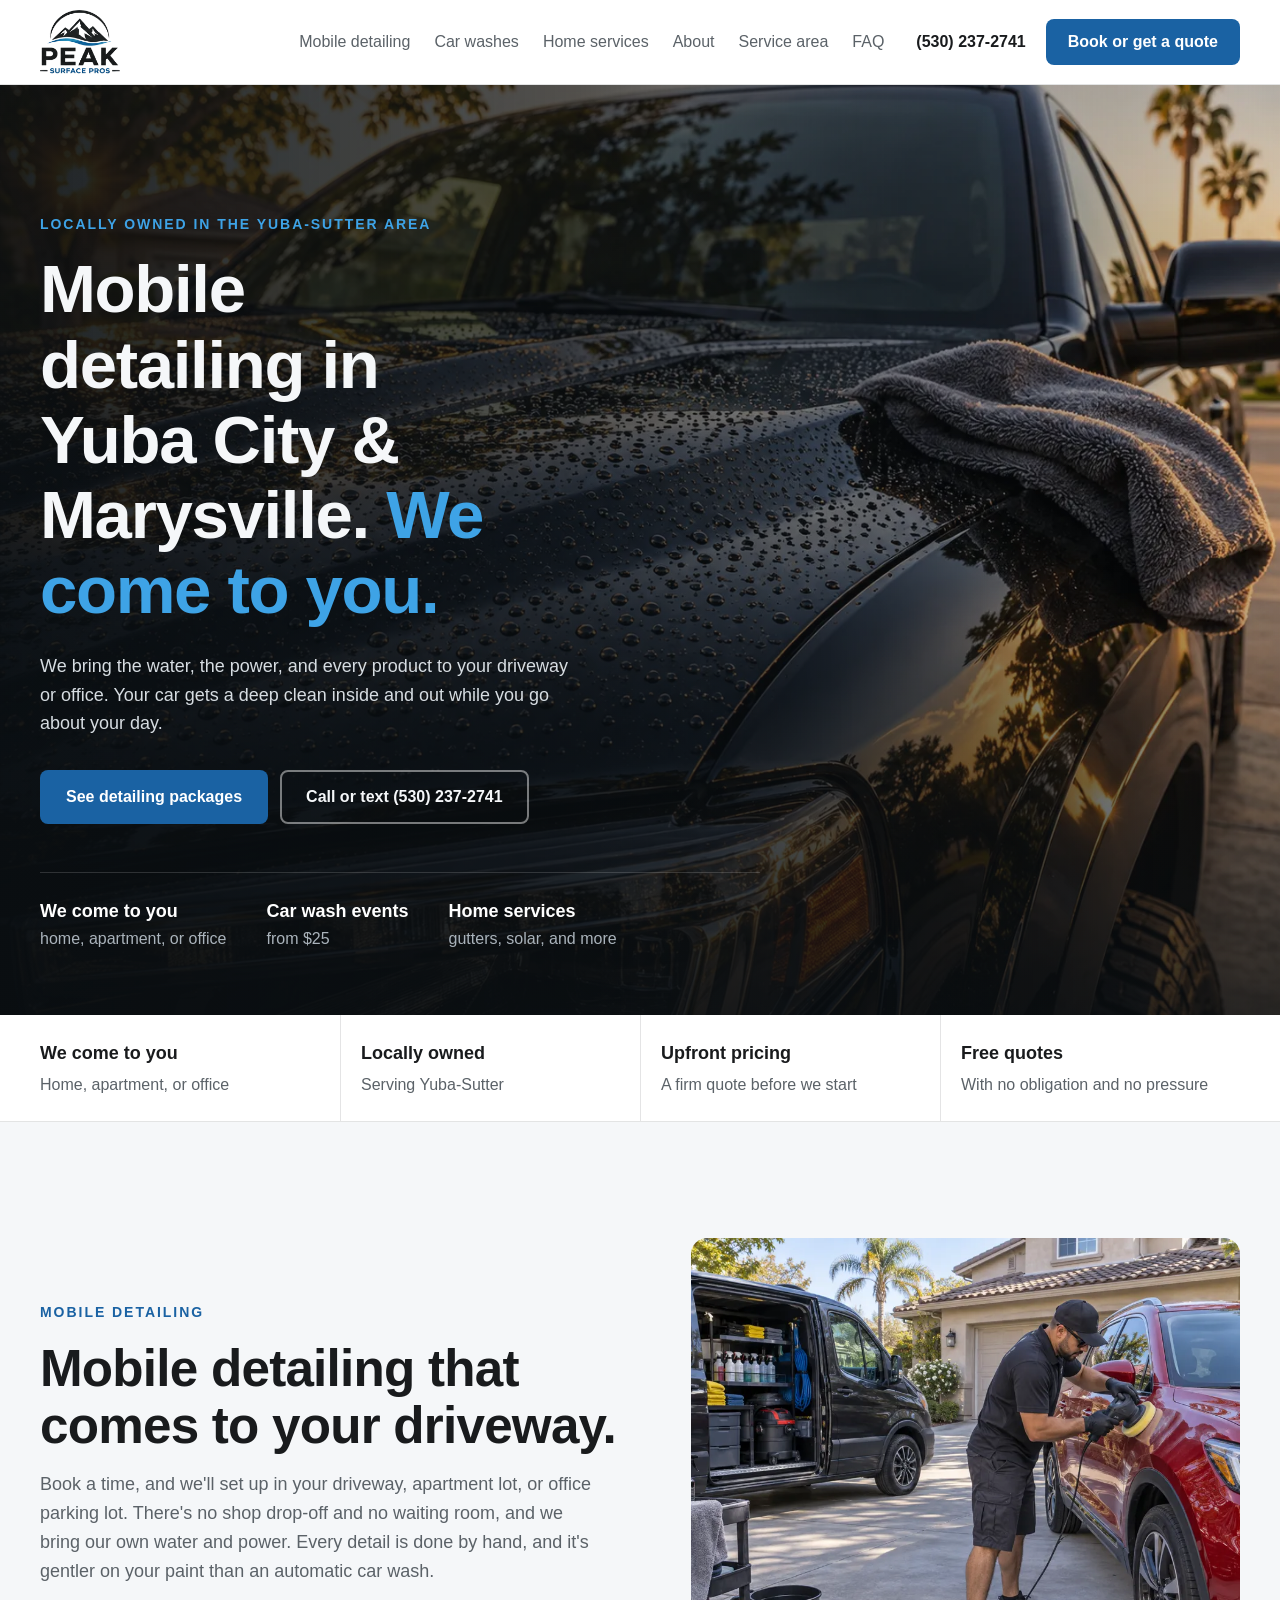
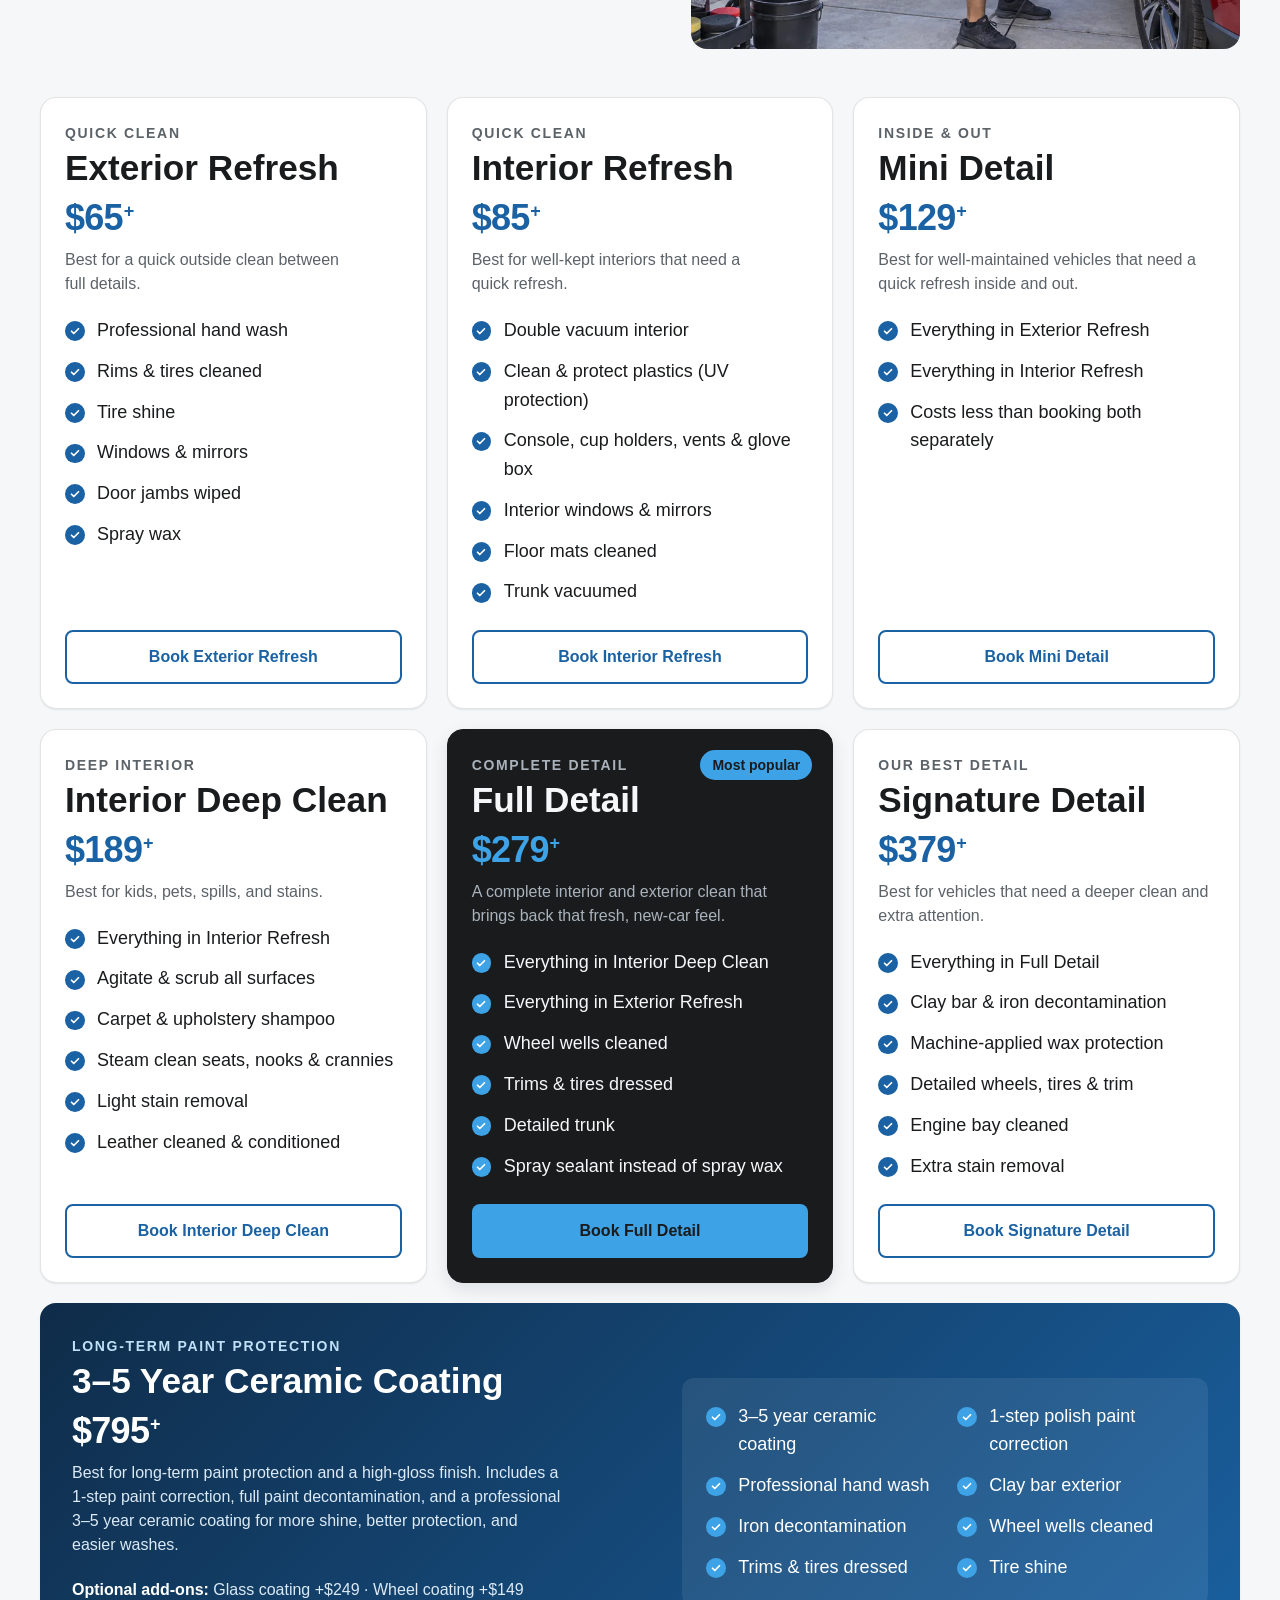
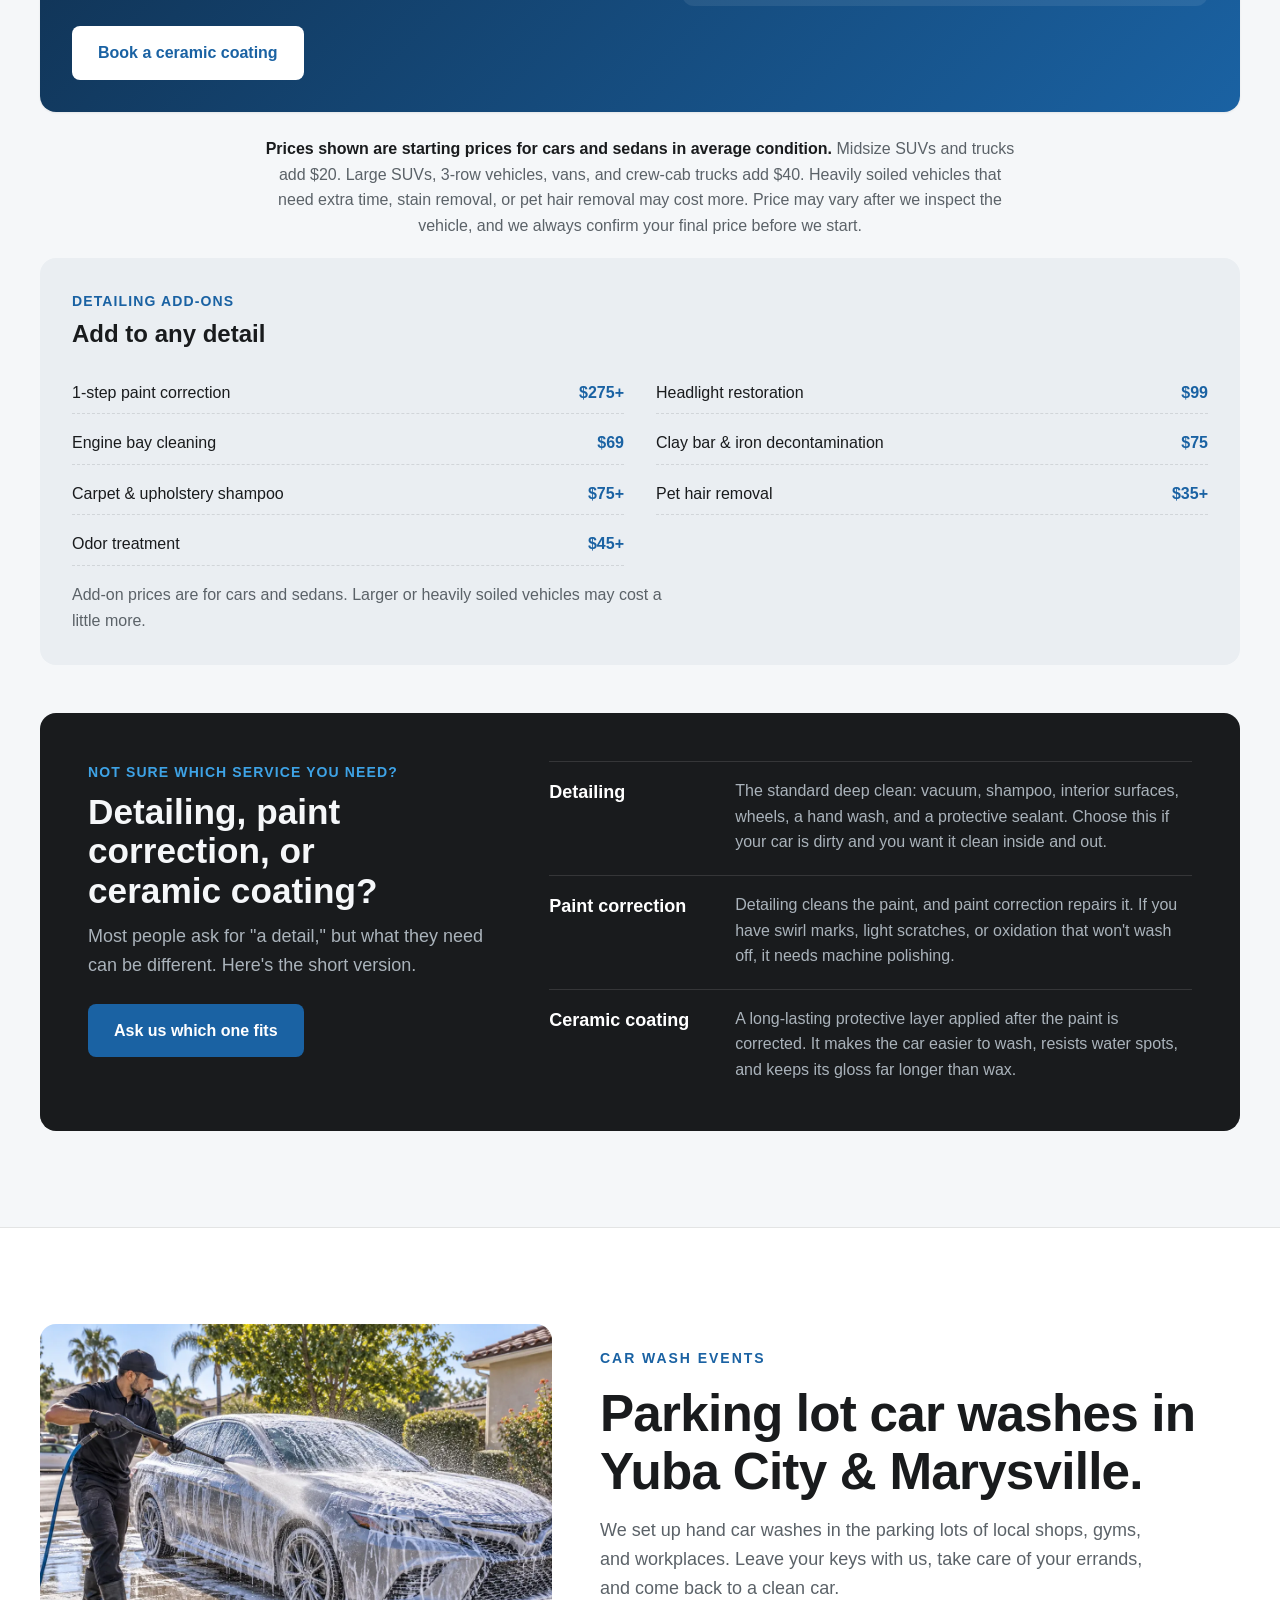
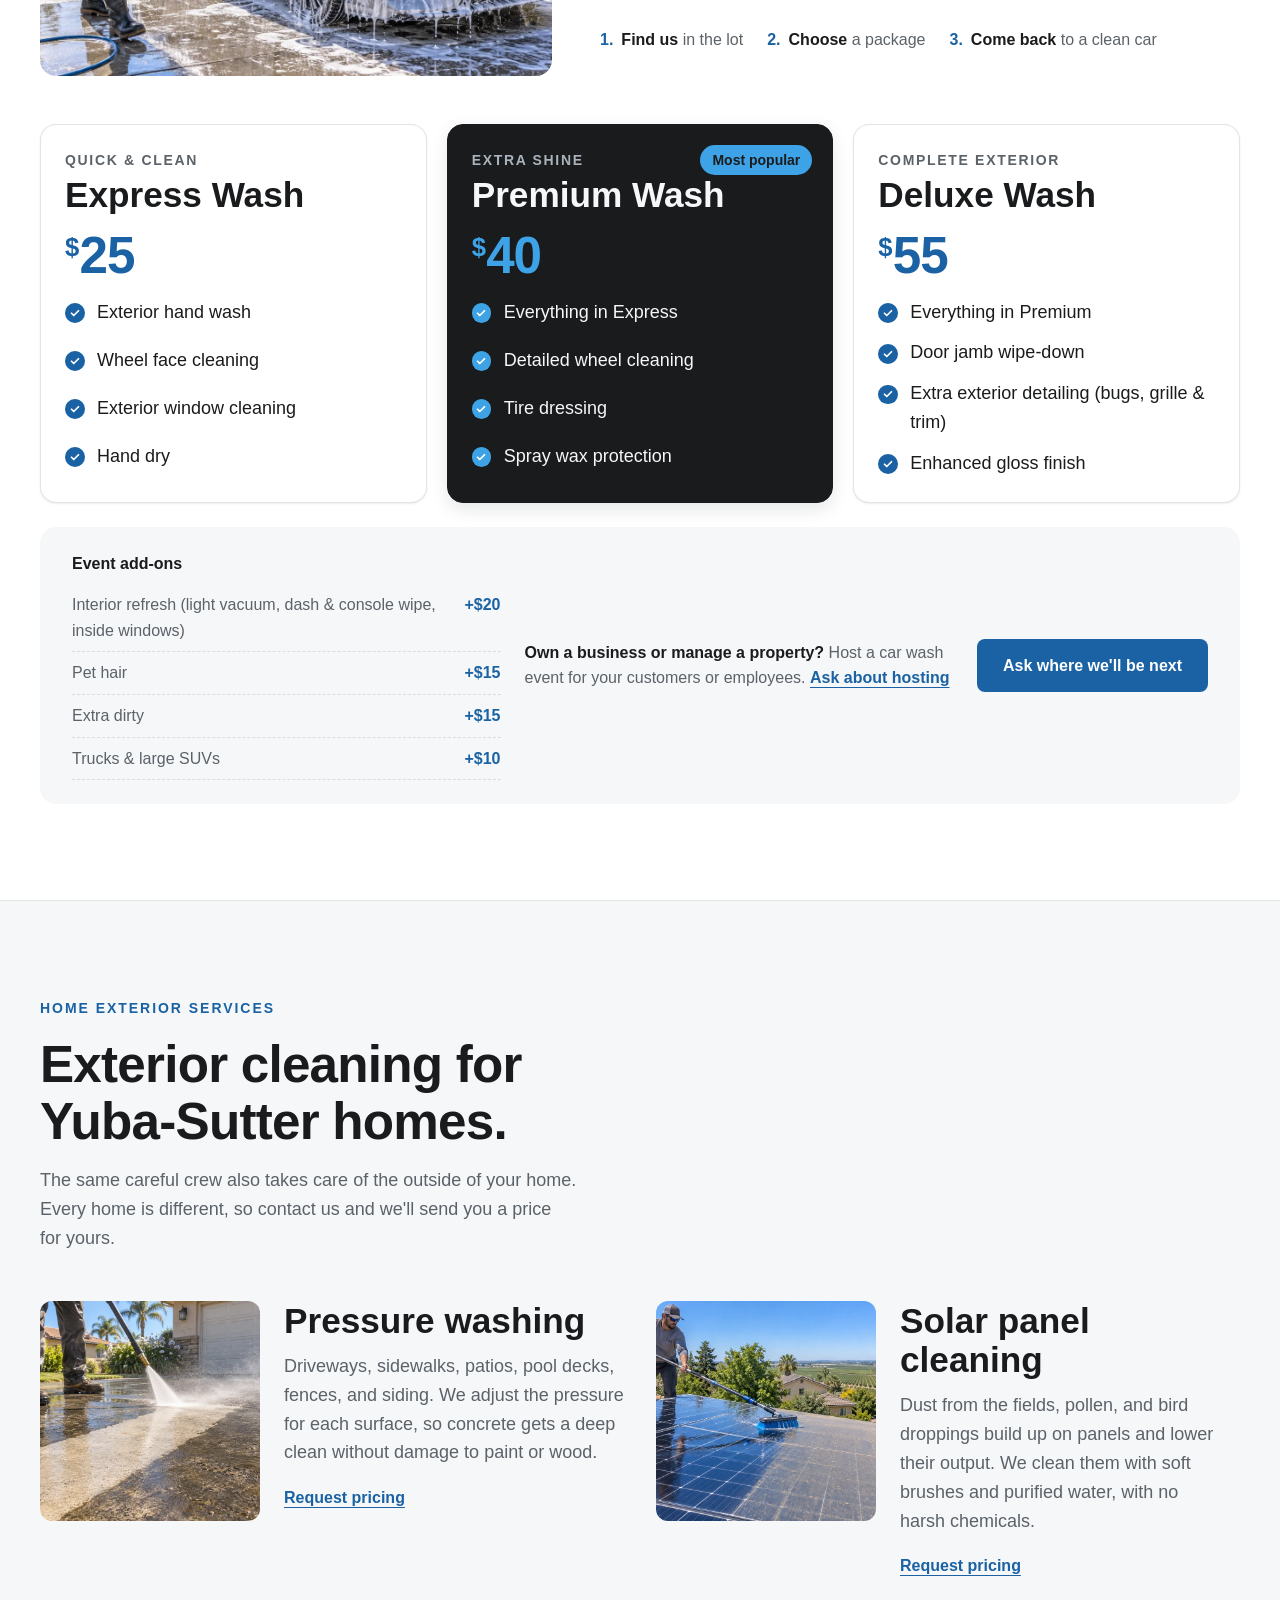
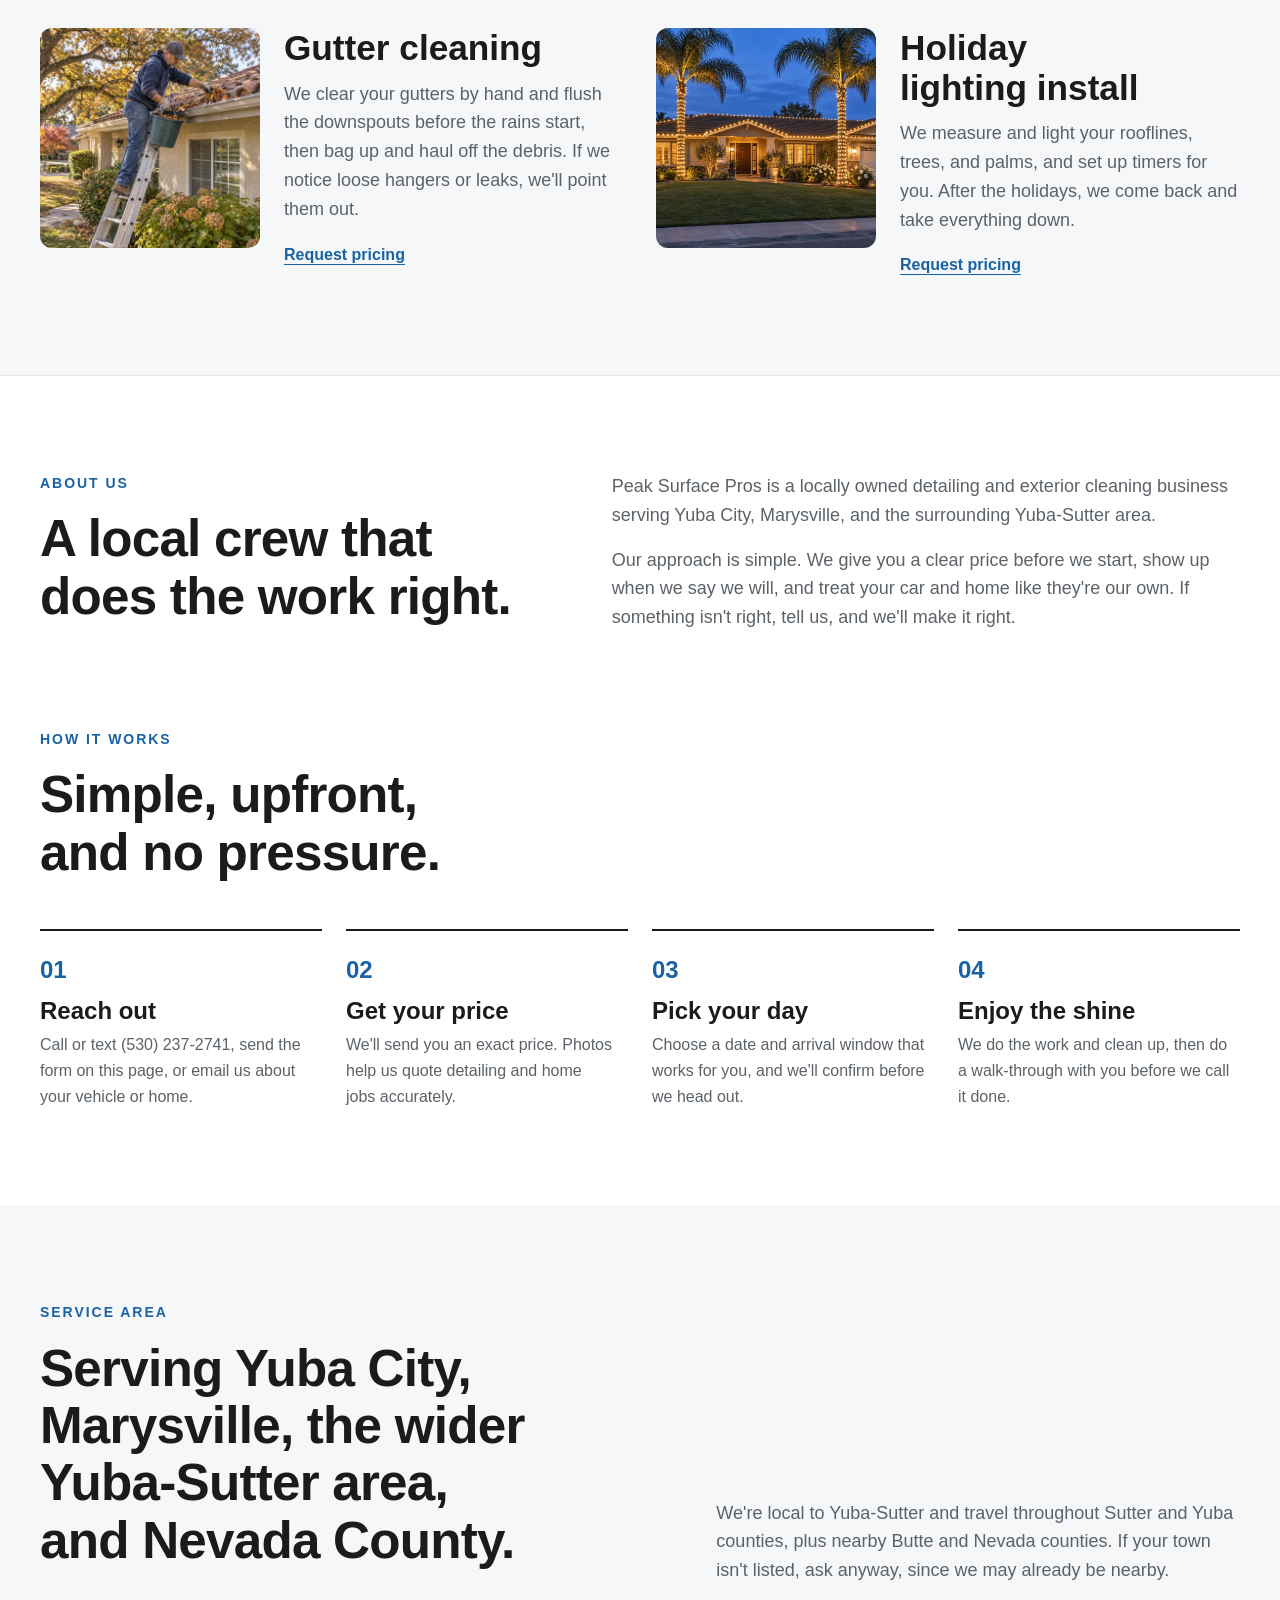
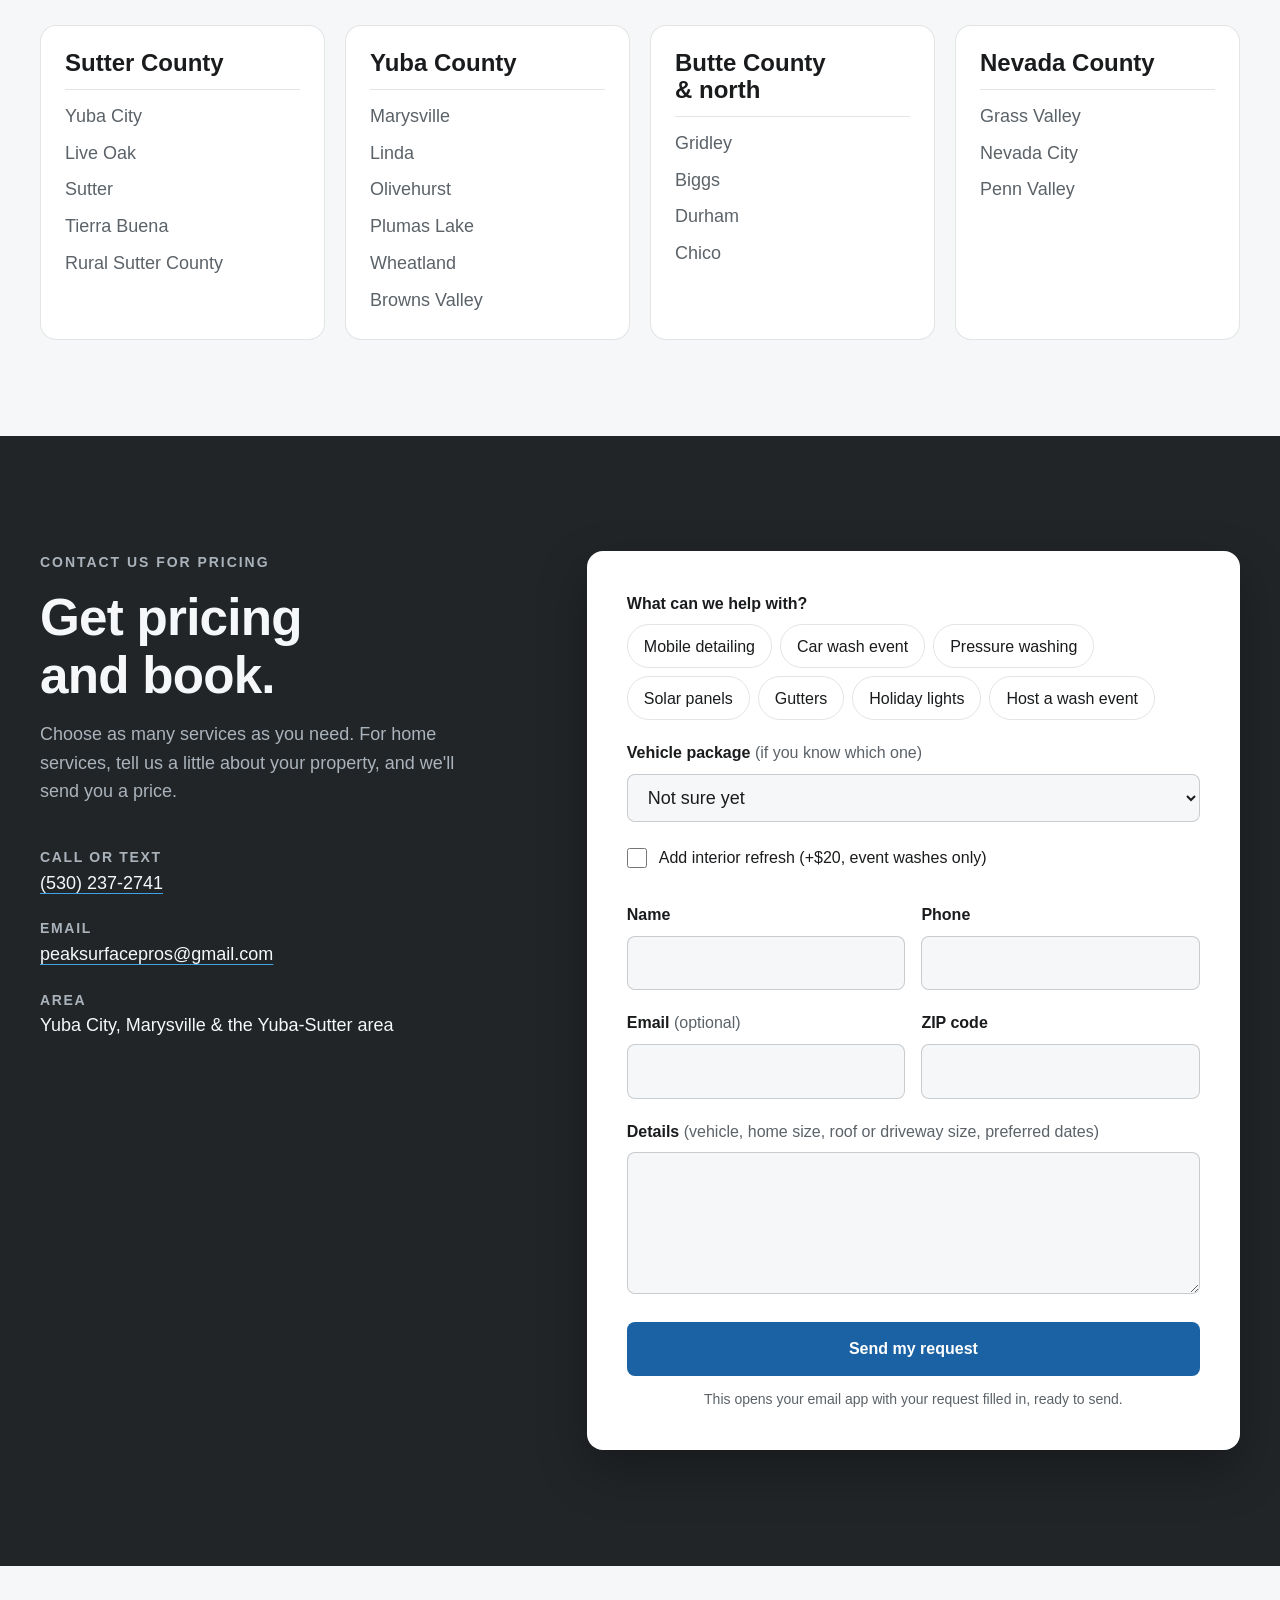
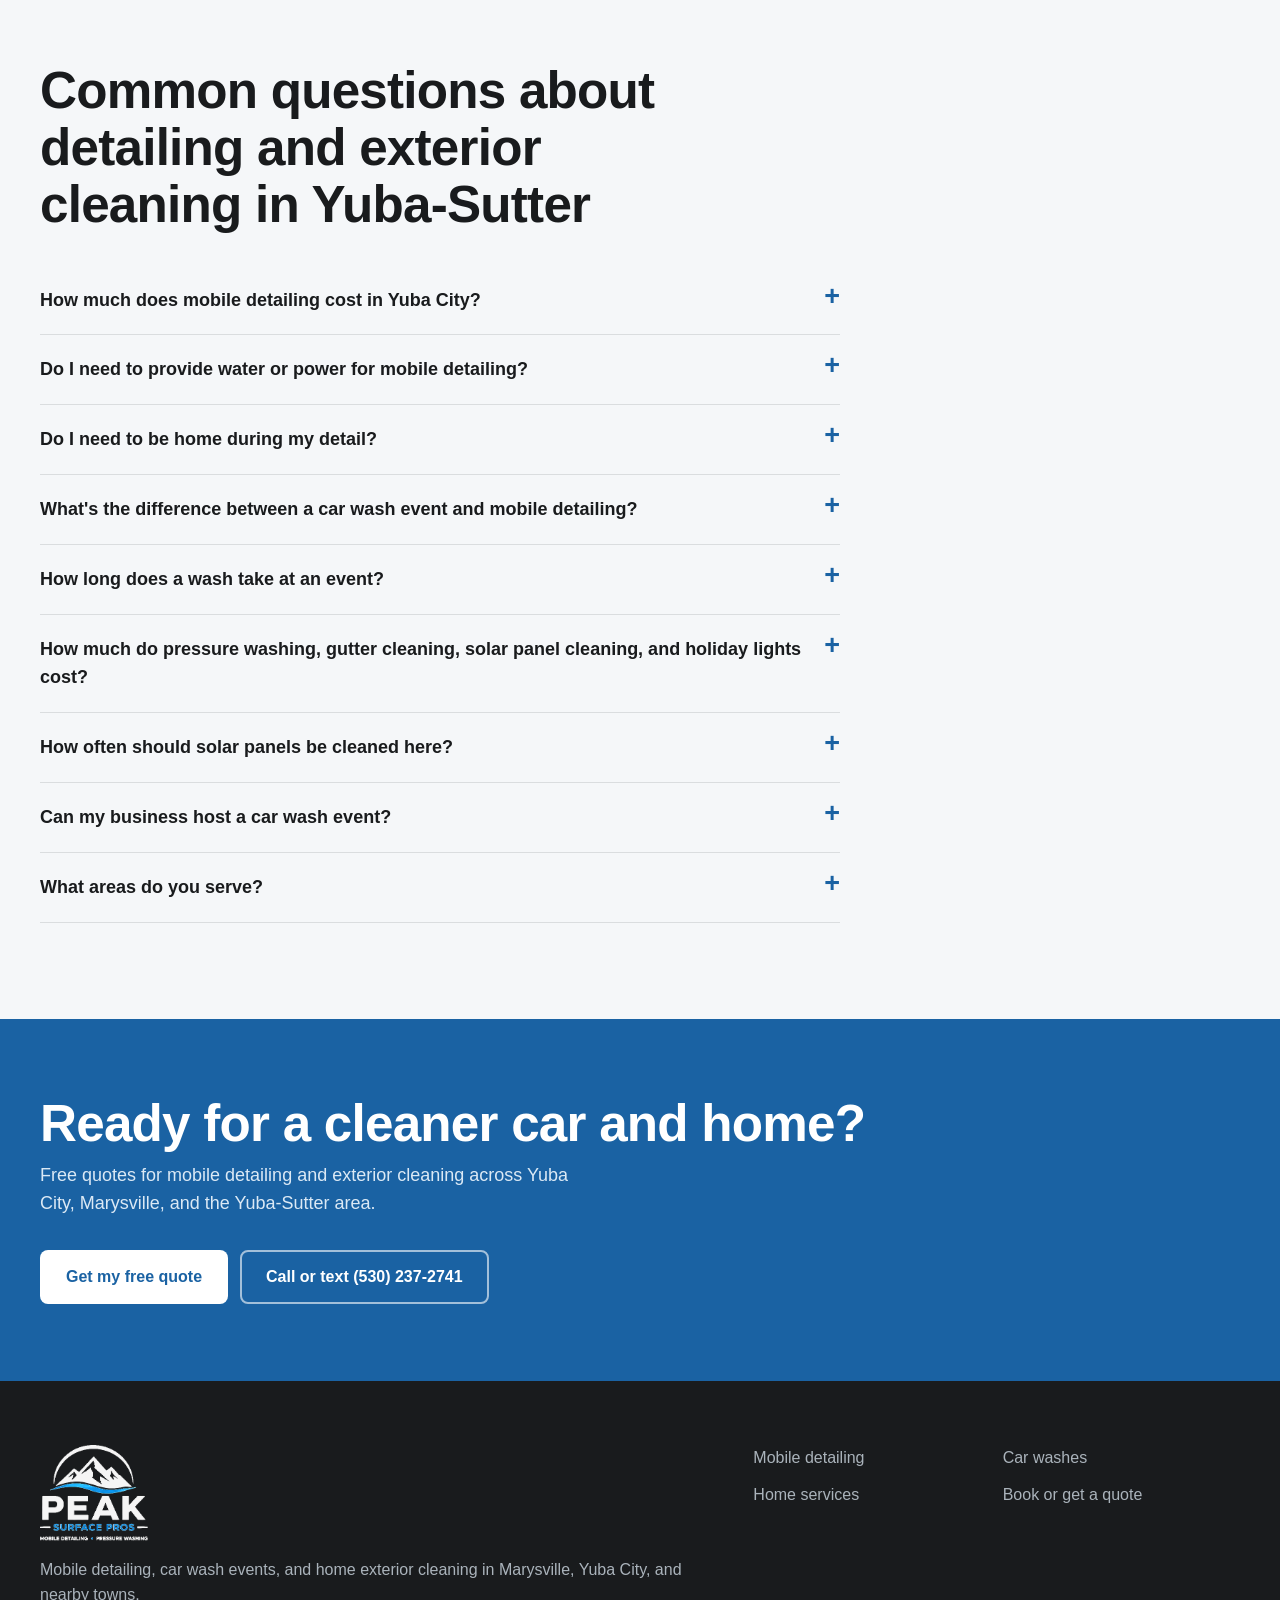
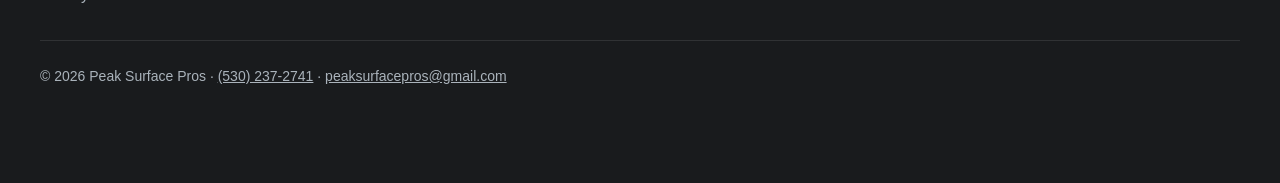
<file: index.html>
<!doctype html>
<html lang="en">
<head>
<meta charset="utf-8">
<meta name="viewport" content="width=device-width, initial-scale=1">
<title>Peak Surface Pros | Mobile Detailing, Car Washes &amp; Exterior Cleaning in Yuba City &amp; Marysville</title>
<meta name="description" content="Mobile detailing in Yuba City and Marysville, plus parking lot car wash events, pressure washing, solar panel cleaning, gutter cleaning, and holiday lights. Free quotes.">
<meta property="og:title" content="Peak Surface Pros | Yuba-Sutter Car Washes &amp; Exterior Cleaning">
<meta property="og:description" content="Car washes, mobile detailing, gutters, pressure washing, solar panel cleaning, and holiday lights across Marysville, Yuba City, and nearby.">
<meta property="og:image" content="assets/hero.webp">
<link rel="preconnect" href="https://api.fontshare.com">
<link href="https://api.fontshare.com/v2/css?f[]=cabinet-grotesk@500,700,800&f[]=satoshi@400,500,700&display=swap" rel="stylesheet">
<link rel="preload" as="image" href="assets/hero.webp">
<link rel="icon" type="image/png" href="assets/logo-header.png">
<link rel="stylesheet" href="style.css?v=10">
<script type="application/ld+json">
{"@context":"https://schema.org","@type":"AutoWash","telephone":"+1-530-237-2741","description":"Mobile auto detailing, parking lot car wash events, pressure washing, solar panel cleaning, gutter cleaning, and holiday lighting installation in the Yuba-Sutter area and Nevada County.","name":"Peak Surface Pros","email":"peaksurfacepros@gmail.com","areaServed":["Yuba City, CA","Marysville, CA","Live Oak, CA","Sutter, CA","Tierra Buena, CA","Linda, CA","Olivehurst, CA","Plumas Lake, CA","Wheatland, CA","Browns Valley, CA","Gridley, CA","Biggs, CA","Durham, CA","Chico, CA","Grass Valley, CA","Nevada City, CA","Penn Valley, CA"],"priceRange":"$25-$795"}
</script>
</head>
<body>
<a class="skip" href="#main">Skip to content</a>

<header class="header" id="top">
  <div class="wrap header__inner">
    <a href="#top" class="brand" aria-label="Peak Surface Pros home">
      <img src="assets/logo-header.png" alt="Peak Surface Pros" width="301" height="242">
    </a>
    <nav class="nav" aria-label="Primary">
      <a href="#detailing">Mobile detailing</a>
      <a href="#washes">Car washes</a>
      <a href="#home-services">Home services</a>
      <a href="#about">About</a>
      <a href="#area">Service area</a>
      <a href="#faq">FAQ</a>
    </nav>
    <div class="header__cta">
      <a class="phone" href="tel:+15302372741">(530) 237-2741</a>
      <a class="btn btn--blue btn--sm" href="#quote">Book or get a quote</a>
    </div>
    <button class="menu-btn" aria-label="Open menu" aria-expanded="false" aria-controls="mobile-nav">
      <svg width="24" height="24" viewBox="0 0 24 24" fill="none" stroke="currentColor" stroke-width="2" stroke-linecap="round"><path d="M4 7h16M4 12h16M4 17h16"/></svg>
    </button>
  </div>
  <nav class="mobile-nav" id="mobile-nav" aria-label="Mobile" hidden>
    <a href="#detailing">Mobile detailing</a>
    <a href="#washes">Car washes</a>
    <a href="#home-services">Home services</a>
    <a href="#about">About</a>
    <a href="#area">Service area</a>
    <a href="#faq">FAQ</a>
    <a href="tel:+15302372741">Call or text (530) 237-2741</a>
    <a class="btn btn--blue" href="#quote">Book or get a quote</a>
  </nav>
</header>

<main id="main">
  <section class="hero">
    <img class="hero__img" src="assets/hero.webp" alt="Water beading on the freshly detailed hood of a black pickup truck at sunset" width="1920" height="1080">
    <div class="hero__shade"></div>
    <div class="wrap hero__content">
      <p class="eyebrow">Locally owned in the Yuba-Sutter area</p>
      <h1>Mobile detailing in Yuba City &amp; Marysville. <span>We come to you.</span></h1>
      <p class="hero__lede">We bring the water, the power, and every product to your driveway or office. Your car gets a deep clean inside and out while you go about your day.</p>
      <div class="hero__actions">
        <a class="btn btn--blue" href="#detailing">See detailing packages</a>
        <a class="btn btn--ghost" href="tel:+15302372741">Call or text (530) 237-2741</a>
      </div>
      <ul class="hero__facts" aria-label="Highlights">
        <li><strong>We come to you</strong> home, apartment, or office</li>
        <li><strong>Car wash events</strong> from $25</li>
        <li><strong>Home services</strong> gutters, solar, and more</li>
      </ul>
    </div>
  </section>

  <section class="trust" aria-label="Why customers choose us">
    <ul class="wrap trust__list">
      <li><strong>We come to you</strong><span>Home, apartment, or office</span></li>
      <li><strong>Locally owned</strong><span>Serving Yuba-Sutter</span></li>
      <li><strong>Upfront pricing</strong><span>A firm quote before we start</span></li>
      <li><strong>Free quotes</strong><span>With no obligation and no pressure</span></li>
    </ul>
  </section>

  <section class="detailing" id="detailing" aria-labelledby="detailing-title">
    <div class="wrap">
      <div class="split-head">
        <div class="section-head">
          <p class="eyebrow eyebrow--dark">Mobile detailing</p>
          <h2 id="detailing-title">Mobile detailing that comes to your driveway.</h2>
          <p class="section-head__lede">Book a time, and we'll set up in your driveway, apartment lot, or office parking lot. There's no shop drop-off and no waiting room, and we bring our own water and power. Every detail is done by hand, and it's gentler on your paint than an automatic car wash.</p>
        </div>
        <img class="split-head__img" src="assets/mobile.webp" alt="Detailer polishing a red SUV in a driveway next to a fully equipped detailing van" width="1200" height="900" loading="lazy" decoding="async">
      </div>
      <div class="pkg-grid pkg-grid--six">
        <article class="pkg">
          
          <p class="pkg__sub">Quick clean</p>
          <h3>Exterior Refresh</h3>
          <p class="pkg__price pkg__price--range">$65<span class="pkg__plus">+</span></p>
          <p class="pkg__best">Best for a quick outside clean between full details.</p>
          <ul class="ticks"><li>Professional hand wash</li><li>Rims &amp; tires cleaned</li><li>Tire shine</li><li>Windows &amp; mirrors</li><li>Door jambs wiped</li><li>Spray wax</li></ul>
          <a class="btn btn--outline btn--block" href="#quote" data-pkg="Mobile: Exterior Refresh ($65+)" data-kind="mobile">Book Exterior Refresh</a>
        </article>
        <article class="pkg">
          
          <p class="pkg__sub">Quick clean</p>
          <h3>Interior Refresh</h3>
          <p class="pkg__price pkg__price--range">$85<span class="pkg__plus">+</span></p>
          <p class="pkg__best">Best for well-kept interiors that need a quick refresh.</p>
          <ul class="ticks"><li>Double vacuum interior</li><li>Clean &amp; protect plastics (UV protection)</li><li>Console, cup holders, vents &amp; glove box</li><li>Interior windows &amp; mirrors</li><li>Floor mats cleaned</li><li>Trunk vacuumed</li></ul>
          <a class="btn btn--outline btn--block" href="#quote" data-pkg="Mobile: Interior Refresh ($85+)" data-kind="mobile">Book Interior Refresh</a>
        </article>
        <article class="pkg">
          
          <p class="pkg__sub">Inside &amp; out</p>
          <h3>Mini Detail</h3>
          <p class="pkg__price pkg__price--range">$129<span class="pkg__plus">+</span></p>
          <p class="pkg__best">Best for well-maintained vehicles that need a quick refresh inside and out.</p>
          <ul class="ticks"><li>Everything in Exterior Refresh</li><li>Everything in Interior Refresh</li><li>Costs less than booking both separately</li></ul>
          <a class="btn btn--outline btn--block" href="#quote" data-pkg="Mobile: Mini Detail ($129+)" data-kind="mobile">Book Mini Detail</a>
        </article>
        <article class="pkg">
          
          <p class="pkg__sub">Deep interior</p>
          <h3>Interior Deep Clean</h3>
          <p class="pkg__price pkg__price--range">$189<span class="pkg__plus">+</span></p>
          <p class="pkg__best">Best for kids, pets, spills, and stains.</p>
          <ul class="ticks"><li>Everything in Interior Refresh</li><li>Agitate &amp; scrub all surfaces</li><li>Carpet &amp; upholstery shampoo</li><li>Steam clean seats, nooks &amp; crannies</li><li>Light stain removal</li><li>Leather cleaned &amp; conditioned</li></ul>
          <a class="btn btn--outline btn--block" href="#quote" data-pkg="Mobile: Interior Deep Clean ($189+)" data-kind="mobile">Book Interior Deep Clean</a>
        </article>
        <article class="pkg pkg--featured">
          <p class="pkg__badge">Most popular</p>
          <p class="pkg__sub">Complete detail</p>
          <h3>Full Detail</h3>
          <p class="pkg__price pkg__price--range">$279<span class="pkg__plus">+</span></p>
          <p class="pkg__best">A complete interior and exterior clean that brings back that fresh, new-car feel.</p>
          <ul class="ticks"><li>Everything in Interior Deep Clean</li><li>Everything in Exterior Refresh</li><li>Wheel wells cleaned</li><li>Trims &amp; tires dressed</li><li>Detailed trunk</li><li>Spray sealant instead of spray wax</li></ul>
          <a class="btn btn--blue btn--block" href="#quote" data-pkg="Mobile: Full Detail ($279+)" data-kind="mobile">Book Full Detail</a>
        </article>
        <article class="pkg">
          
          <p class="pkg__sub">Our best detail</p>
          <h3>Signature Detail</h3>
          <p class="pkg__price pkg__price--range">$379<span class="pkg__plus">+</span></p>
          <p class="pkg__best">Best for vehicles that need a deeper clean and extra attention.</p>
          <ul class="ticks"><li>Everything in Full Detail</li><li>Clay bar &amp; iron decontamination</li><li>Machine-applied wax protection</li><li>Detailed wheels, tires &amp; trim</li><li>Engine bay cleaned</li><li>Extra stain removal</li></ul>
          <a class="btn btn--outline btn--block" href="#quote" data-pkg="Mobile: Signature Detail ($379+)" data-kind="mobile">Book Signature Detail</a>
        </article>
      </div>
      <article class="pkg pkg--wide">
        <div class="pkg--wide__main">
          <p class="pkg__sub">Long-term paint protection</p>
          <h3>3–5 Year Ceramic Coating</h3>
          <p class="pkg__price pkg__price--range">$795<span class="pkg__plus">+</span></p>
          <p class="pkg__best">Best for long-term paint protection and a high-gloss finish. Includes a 1-step paint correction, full paint decontamination, and a professional 3–5 year ceramic coating for more shine, better protection, and easier washes.</p>
          <p class="pkg__opt"><strong>Optional add-ons:</strong> Glass coating +$249 · Wheel coating +$149</p>
          <a class="btn btn--blue" href="#quote" data-pkg="Mobile: 3–5 Year Ceramic Coating ($795+)" data-kind="mobile">Book a ceramic coating</a>
        </div>
        <ul class="ticks ticks--cols"><li>3–5 year ceramic coating</li><li>1-step polish paint correction</li><li>Professional hand wash</li><li>Clay bar exterior</li><li>Iron decontamination</li><li>Wheel wells cleaned</li><li>Trims &amp; tires dressed</li><li>Tire shine</li></ul>
      </article>
      <p class="pkg-note"><strong>Prices shown are starting prices for cars and sedans in average condition.</strong> Midsize SUVs and trucks add $20. Large SUVs, 3-row vehicles, vans, and crew-cab trucks add $40. Heavily soiled vehicles that need extra time, stain removal, or pet hair removal may cost more. Price may vary after we inspect the vehicle, and we always confirm your final price before we start.</p>
      <div class="addon addon--list">
        <div>
          <p class="tag">Detailing add-ons</p>
          <h3>Add to any detail</h3>
        </div>
        <ul class="addon__prices">
          <li><span>1-step paint correction</span><strong>$275+</strong></li>
          <li><span>Headlight restoration</span><strong>$99</strong></li>
          <li><span>Engine bay cleaning</span><strong>$69</strong></li>
          <li><span>Clay bar &amp; iron decontamination</span><strong>$75</strong></li>
          <li><span>Carpet &amp; upholstery shampoo</span><strong>$75+</strong></li>
          <li><span>Pet hair removal</span><strong>$35+</strong></li>
          <li><span>Odor treatment</span><strong>$45+</strong></li>
        </ul>
        <p class="addon__note">Add-on prices are for cars and sedans. Larger or heavily soiled vehicles may cost a little more.</p>
      </div>
      <div class="guide">
        <div class="guide__head">
          <p class="tag">Not sure which service you need?</p>
          <h3>Detailing, paint correction, or ceramic coating?</h3>
          <p>Most people ask for "a detail," but what they need can be different. Here's the short version.</p>
        <a class="btn btn--blue" href="#quote" data-service="mobile">Ask us which one fits</a>
        </div>
        <dl class="guide__list">
          <div><dt>Detailing</dt><dd>The standard deep clean: vacuum, shampoo, interior surfaces, wheels, a hand wash, and a protective sealant. Choose this if your car is dirty and you want it clean inside and out.</dd></div>
          <div><dt>Paint correction</dt><dd>Detailing cleans the paint, and paint correction repairs it. If you have swirl marks, light scratches, or oxidation that won't wash off, it needs machine polishing.</dd></div>
          <div><dt>Ceramic coating</dt><dd>A long-lasting protective layer applied after the paint is corrected. It makes the car easier to wash, resists water spots, and keeps its gloss far longer than wax.</dd></div>
        </dl>
      </div>
    </div>
  </section>

  <section class="washes" id="washes" aria-labelledby="washes-title">
    <div class="wrap">
      <div class="split-head split-head--rev">
        <div class="section-head">
          <p class="eyebrow eyebrow--dark">Car wash events</p>
          <h2 id="washes-title">Parking lot car washes in Yuba City &amp; Marysville.</h2>
          <p class="section-head__lede">We set up hand car washes in the parking lots of local shops, gyms, and workplaces. Leave your keys with us, take care of your errands, and come back to a clean car.</p>
          <ol class="mini-steps">
            <li><strong>Find us</strong> in the lot</li>
            <li><strong>Choose</strong> a package</li>
            <li><strong>Come back</strong> to a clean car</li>
          </ol>
        </div>
        <img class="split-head__img" src="assets/wash.webp" alt="Crew member rinsing a foam-covered silver sedan during a hand car wash" width="1200" height="900" loading="lazy" decoding="async">
      </div>
      <div class="pkg-grid pkg-grid--dark">
        <article class="pkg">
          <p class="pkg__sub">Quick &amp; clean</p>
          <h3>Express Wash</h3>
          <p class="pkg__price"><span>$</span>25</p>
          <ul class="ticks"><li>Exterior hand wash</li><li>Wheel face cleaning</li><li>Exterior window cleaning</li><li>Hand dry</li></ul>
        </article>
        <article class="pkg pkg--featured">
          <p class="pkg__badge">Most popular</p>
          <p class="pkg__sub">Extra shine</p>
          <h3>Premium Wash</h3>
          <p class="pkg__price"><span>$</span>40</p>
          <ul class="ticks"><li>Everything in Express</li><li>Detailed wheel cleaning</li><li>Tire dressing</li><li>Spray wax protection</li></ul>
        </article>
        <article class="pkg">
          <p class="pkg__sub">Complete exterior</p>
          <h3>Deluxe Wash</h3>
          <p class="pkg__price"><span>$</span>55</p>
          <ul class="ticks"><li>Everything in Premium</li><li>Door jamb wipe-down</li><li>Extra exterior detailing (bugs, grille &amp; trim)</li><li>Enhanced gloss finish</li></ul>
        </article>
      </div>
      <div class="wash-foot">
        <div>
          <p><strong>Event add-ons</strong></p>
          <ul class="addon__prices addon__prices--event">
            <li><span>Interior refresh (light vacuum, dash &amp; console wipe, inside windows)</span><strong>+$20</strong></li>
            <li><span>Pet hair</span><strong>+$15</strong></li>
            <li><span>Extra dirty</span><strong>+$15</strong></li>
            <li><span>Trucks &amp; large SUVs</span><strong>+$10</strong></li>
          </ul>
        </div>
        <p><strong>Own a business or manage a property?</strong> Host a car wash event for your customers or employees. <a href="#quote" data-service="host">Ask about hosting</a></p>
        <a class="btn btn--blue" href="#quote" data-service="event">Ask where we'll be next</a>
      </div>
    </div>
  </section>

  <section class="home-svc" id="home-services" aria-labelledby="home-title">
    <div class="wrap">
      <div class="section-head">
        <p class="eyebrow eyebrow--dark">Home exterior services</p>
        <h2 id="home-title">Exterior cleaning for Yuba-Sutter homes.</h2>
        <p class="section-head__lede">The same careful crew also takes care of the outside of your home. Every home is different, so contact us and we'll send you a price for yours.</p>
      </div>
      <div class="home-list">
        <article class="row">
          <img src="assets/pressure.webp" alt="Pressure washer cutting a clean stripe through a dirty concrete driveway" width="1200" height="900" loading="lazy" decoding="async">
          <div class="row__body">
            <h3>Pressure washing</h3>
            <p>Driveways, sidewalks, patios, pool decks, fences, and siding. We adjust the pressure for each surface, so concrete gets a deep clean without damage to paint or wood.</p>
            <a class="text-link" href="#quote" data-service="pressure">Request pricing</a>
          </div>
        </article>
        <article class="row">
          <img src="assets/solar.webp" alt="Technician cleaning rooftop solar panels with a soft brush and water-fed pole" width="1200" height="900" loading="lazy" decoding="async">
          <div class="row__body">
            <h3>Solar panel cleaning</h3>
            <p>Dust from the fields, pollen, and bird droppings build up on panels and lower their output. We clean them with soft brushes and purified water, with no harsh chemicals.</p>
            <a class="text-link" href="#quote" data-service="solar">Request pricing</a>
          </div>
        </article>
        <article class="row">
          <img src="assets/gutter.webp" alt="Worker on a ladder clearing leaves from the gutter of a ranch-style home" width="1200" height="900" loading="lazy" decoding="async">
          <div class="row__body">
            <h3>Gutter cleaning</h3>
            <p>We clear your gutters by hand and flush the downspouts before the rains start, then bag up and haul off the debris. If we notice loose hangers or leaks, we'll point them out.</p>
            <a class="text-link" href="#quote" data-service="gutter">Request pricing</a>
          </div>
        </article>
        <article class="row">
          <img src="assets/lights.webp" alt="Ranch home at dusk with warm white holiday lights along the roofline and wrapped palm trees" width="1200" height="900" loading="lazy" decoding="async">
          <div class="row__body">
            <h3>Holiday lighting install</h3>
            <p>We measure and light your rooflines, trees, and palms, and set up timers for you. After the holidays, we come back and take everything down.</p>
            <a class="text-link" href="#quote" data-service="lights">Request pricing</a>
          </div>
        </article>
      </div>
    </div>
  </section>

  <section class="about" id="about" aria-labelledby="about-title">
    <div class="wrap about__grid">
      <div>
        <p class="eyebrow eyebrow--dark">About us</p>
        <h2 id="about-title">A local crew that does the work right.</h2>
      </div>
      <div class="about__body">
        <p>Peak Surface Pros is a locally owned detailing and exterior cleaning business serving Yuba City, Marysville, and the surrounding Yuba-Sutter area.</p>
        <p>Our approach is simple. We give you a clear price before we start, show up when we say we will, and treat your car and home like they're our own. If something isn't right, tell us, and we'll make it right.</p>
      </div>
    </div>
  </section>

  <section class="how" id="how" aria-labelledby="how-title">
    <div class="wrap">
      <div class="section-head">
        <p class="eyebrow eyebrow--dark">How it works</p>
        <h2 id="how-title">Simple, upfront, and no pressure.</h2>
      </div>
      <ol class="how__steps">
        <li><span class="how__n">01</span><h3>Reach out</h3><p>Call or text (530) 237-2741, send the form on this page, or email us about your vehicle or home.</p></li>
        <li><span class="how__n">02</span><h3>Get your price</h3><p>We'll send you an exact price. Photos help us quote detailing and home jobs accurately.</p></li>
        <li><span class="how__n">03</span><h3>Pick your day</h3><p>Choose a date and arrival window that works for you, and we'll confirm before we head out.</p></li>
        <li><span class="how__n">04</span><h3>Enjoy the shine</h3><p>We do the work and clean up, then do a walk-through with you before we call it done.</p></li>
      </ol>
    </div>
  </section>

  <section class="area" id="area" aria-labelledby="area-title">
    <div class="wrap">
      <div class="area__head">
        <div>
          <p class="eyebrow eyebrow--dark">Service area</p>
          <h2 id="area-title">Serving Yuba City, Marysville, the wider Yuba-Sutter area, and Nevada County.</h2>
        </div>
        <p class="muted">We're local to Yuba-Sutter and travel throughout Sutter and Yuba counties, plus nearby Butte and Nevada counties. If your town isn't listed, ask anyway, since we may already be nearby.</p>
      </div>
      <div class="counties">
        <div class="county"><h3>Sutter County</h3><ul><li>Yuba City</li><li>Live Oak</li><li>Sutter</li><li>Tierra Buena</li><li>Rural Sutter County</li></ul></div>
        <div class="county"><h3>Yuba County</h3><ul><li>Marysville</li><li>Linda</li><li>Olivehurst</li><li>Plumas Lake</li><li>Wheatland</li><li>Browns Valley</li></ul></div>
        <div class="county"><h3>Butte County &amp; north</h3><ul><li>Gridley</li><li>Biggs</li><li>Durham</li><li>Chico</li></ul></div>
        <div class="county"><h3>Nevada County</h3><ul><li>Grass Valley</li><li>Nevada City</li><li>Penn Valley</li></ul></div>
      </div>
    </div>
  </section>

  <section class="quote" id="quote" aria-labelledby="quote-title">
    <div class="wrap quote__grid">
      <div class="quote__intro">
        <p class="eyebrow">Contact us for pricing</p>
        <h2 id="quote-title">Get pricing and book.</h2>
        <p>Choose as many services as you need. For home services, tell us a little about your property, and we'll send you a price.</p>
        <dl class="contact">
          <div><dt>Call or text</dt><dd><a href="tel:+15302372741">(530) 237-2741</a></dd></div>
          <div><dt>Email</dt><dd><a href="mailto:peaksurfacepros@gmail.com">peaksurfacepros@gmail.com</a></dd></div>
          <div><dt>Area</dt><dd>Yuba City, Marysville &amp; the Yuba-Sutter area</dd></div>
        </dl>
      </div>
      <form class="form" id="quote-form" novalidate>
        <fieldset>
          <legend>What can we help with?</legend>
          <div class="chips">
            <label><input type="checkbox" name="service" value="Mobile detailing" data-key="mobile"><span>Mobile detailing</span></label>
            <label><input type="checkbox" name="service" value="Car wash event" data-key="event"><span>Car wash event</span></label>
            <label><input type="checkbox" name="service" value="Pressure washing" data-key="pressure"><span>Pressure washing</span></label>
            <label><input type="checkbox" name="service" value="Solar panel cleaning" data-key="solar"><span>Solar panels</span></label>
            <label><input type="checkbox" name="service" value="Gutter cleaning" data-key="gutter"><span>Gutters</span></label>
            <label><input type="checkbox" name="service" value="Holiday lighting" data-key="lights"><span>Holiday lights</span></label>
            <label><input type="checkbox" name="service" value="Host a wash event" data-key="host"><span>Host a wash event</span></label>
          </div>
          <p class="err" id="err-service" hidden>Please pick at least one service.</p>
        </fieldset>
        <div class="field" id="pkg-field">
          <label for="pkg">Vehicle package <span class="opt">(if you know which one)</span></label>
          <select id="pkg" name="pkg">
            <option value="">Not sure yet</option>
            
            <optgroup label="Mobile detailing (we come to you)">
              <option>Mobile: Exterior Refresh ($65+)</option>
              <option>Mobile: Interior Refresh ($85+)</option>
              <option>Mobile: Mini Detail ($129+)</option>
              <option>Mobile: Interior Deep Clean ($189+)</option>
              <option>Mobile: Full Detail ($279+)</option>
              <option>Mobile: Signature Detail ($379+)</option>
              <option>Mobile: 3–5 Year Ceramic Coating ($795+)</option>
            </optgroup>
            <optgroup label="Car wash event">
              <option>Event: Express Wash ($25)</option>
              <option>Event: Premium Wash ($40)</option>
              <option>Event: Deluxe Wash ($55)</option>
            </optgroup>
          </select>
          <label class="check" id="interior-wrap"><input type="checkbox" name="interior" id="interior"> Add interior refresh (+$20, event washes only)</label>
        </div>
        <div class="field-row">
          <div class="field"><label for="name">Name</label><input id="name" name="name" autocomplete="name" required><p class="err" hidden>Please enter your name.</p></div>
          <div class="field"><label for="phone">Phone</label><input id="phone" name="phone" type="tel" autocomplete="tel" required><p class="err" hidden>Please enter a phone number.</p></div>
        </div>
        <div class="field-row">
          <div class="field"><label for="email">Email <span class="opt">(optional)</span></label><input id="email" name="email" type="email" autocomplete="email"></div>
          <div class="field"><label for="zip">ZIP code</label><input id="zip" name="zip" inputmode="numeric" autocomplete="postal-code" maxlength="5" required><p class="err" hidden>Please enter a 5-digit ZIP.</p></div>
        </div>
        <div class="field"><label for="notes">Details <span class="opt">(vehicle, home size, roof or driveway size, preferred dates)</span></label><textarea id="notes" name="notes" rows="4"></textarea></div>
        <button class="btn btn--blue btn--block" type="submit">Send my request</button>
        <p class="form__note">This opens your email app with your request filled in, ready to send.</p>
        <div class="success" id="success" role="status" hidden>
          <strong>Your email is ready.</strong> Hit send in your email app, and we'll get back to you soon. If nothing opened, call or text (530) 237-2741, or email us at <a href="mailto:peaksurfacepros@gmail.com">peaksurfacepros@gmail.com</a>.
        </div>
      </form>
    </div>
  </section>

  <section class="faq" id="faq" aria-labelledby="faq-title">
    <div class="wrap faq__wrap">
      <h2 id="faq-title">Common questions about detailing and exterior cleaning in Yuba-Sutter</h2>
      <details><summary>How much does mobile detailing cost in Yuba City?</summary><p>Detailing starts at $65 for an Exterior Refresh, $129 for a Mini Detail, and $279 for a Full Detail. Ceramic coating starts at $795. Midsize SUVs and trucks add $20, and large SUVs, vans, and 3-row vehicles add $40. Heavily soiled vehicles may cost more. Text a photo or two of your vehicle to (530) 237-2741, or send them through the form, and we'll confirm your final price before we start.</p></details>
      <details><summary>Do I need to provide water or power for mobile detailing?</summary><p>No. We bring our own water and power, so we can work in a driveway, an apartment lot, or an office parking lot.</p></details>
      <details><summary>Do I need to be home during my detail?</summary><p>For an exterior detail, no. Just let us know where the car is parked. For interior work, we need the car unlocked or the keys, and we'll confirm an arrival window with you ahead of time.</p></details>
      <details><summary>What's the difference between a car wash event and mobile detailing?</summary><p>Car wash events are quick exterior hand washes at set prices, done in a parking lot while you shop or work. Mobile detailing is a deeper clean, inside and out, done at your home or office by appointment.</p></details>
      <details><summary>How long does a wash take at an event?</summary><p>Most washes are done in about the time it takes you to shop or finish a workout. Deluxe washes and interior add-ons take a little longer.</p></details>
      <details><summary>How much do pressure washing, gutter cleaning, solar panel cleaning, and holiday lights cost?</summary><p>Every home is different, so we price these after learning about your property. Send the form with a short description or a few photos, and we'll get back to you with a price.</p></details>
      <details><summary>How often should solar panels be cleaned here?</summary><p>For most Yuba-Sutter homes, twice a year: once in spring after pollen season, and once in late summer after harvest dust settles.</p></details>
      <details><summary>Can my business host a car wash event?</summary><p>Yes. Choose "Host a wash event" in the form, tell us about your location, and we'll work out a date with you.</p></details>
      <details><summary>What areas do you serve?</summary><p>We serve Yuba City, Marysville, Live Oak, Sutter, Tierra Buena, Linda, Olivehurst, Plumas Lake, Wheatland, and Browns Valley, plus Gridley, Biggs, Durham, and Chico to the north, and Grass Valley, Nevada City, and Penn Valley in Nevada County. Not sure if you're in range? Just ask.</p></details>
    </div>
  </section>

  <section class="cta-band" aria-labelledby="cta-title">
    <div class="wrap cta-band__inner">
      <div>
        <h2 id="cta-title">Ready for a cleaner car and home?</h2>
        <p>Free quotes for mobile detailing and exterior cleaning across Yuba City, Marysville, and the Yuba-Sutter area.</p>
      </div>
      <div class="cta-band__actions"><a class="btn btn--blue" href="#quote">Get my free quote</a><a class="btn btn--ghost" href="tel:+15302372741">Call or text (530) 237-2741</a></div>
    </div>
  </section>
</main>

<footer class="footer">
  <div class="wrap footer__inner">
    <div>
      <img class="footer__logo" src="assets/logo-light.png" alt="Peak Surface Pros, mobile detailing and pressure washing" width="301" height="268" loading="lazy">
      <p>Mobile detailing, car wash events, and home exterior cleaning in Marysville, Yuba City, and nearby towns.</p>
    </div>
    <ul class="footer__links">
      <li><a href="#detailing">Mobile detailing</a></li><li><a href="#washes">Car washes</a></li><li><a href="#home-services">Home services</a></li><li><a href="#quote">Book or get a quote</a></li>
    </ul>
    <p class="footer__legal">© <span id="yr">2026</span> Peak Surface Pros · <a href="tel:+15302372741">(530) 237-2741</a> · <a href="mailto:peaksurfacepros@gmail.com">peaksurfacepros@gmail.com</a></p>
  </div>
</footer>

<div class="sticky-call"><a href="tel:+15302372741" class="sticky-call__call">Call or text</a><a href="#quote">Get a quote</a></div>

<script src="app.js?v=10" defer></script>
</body>
</html>
</file>
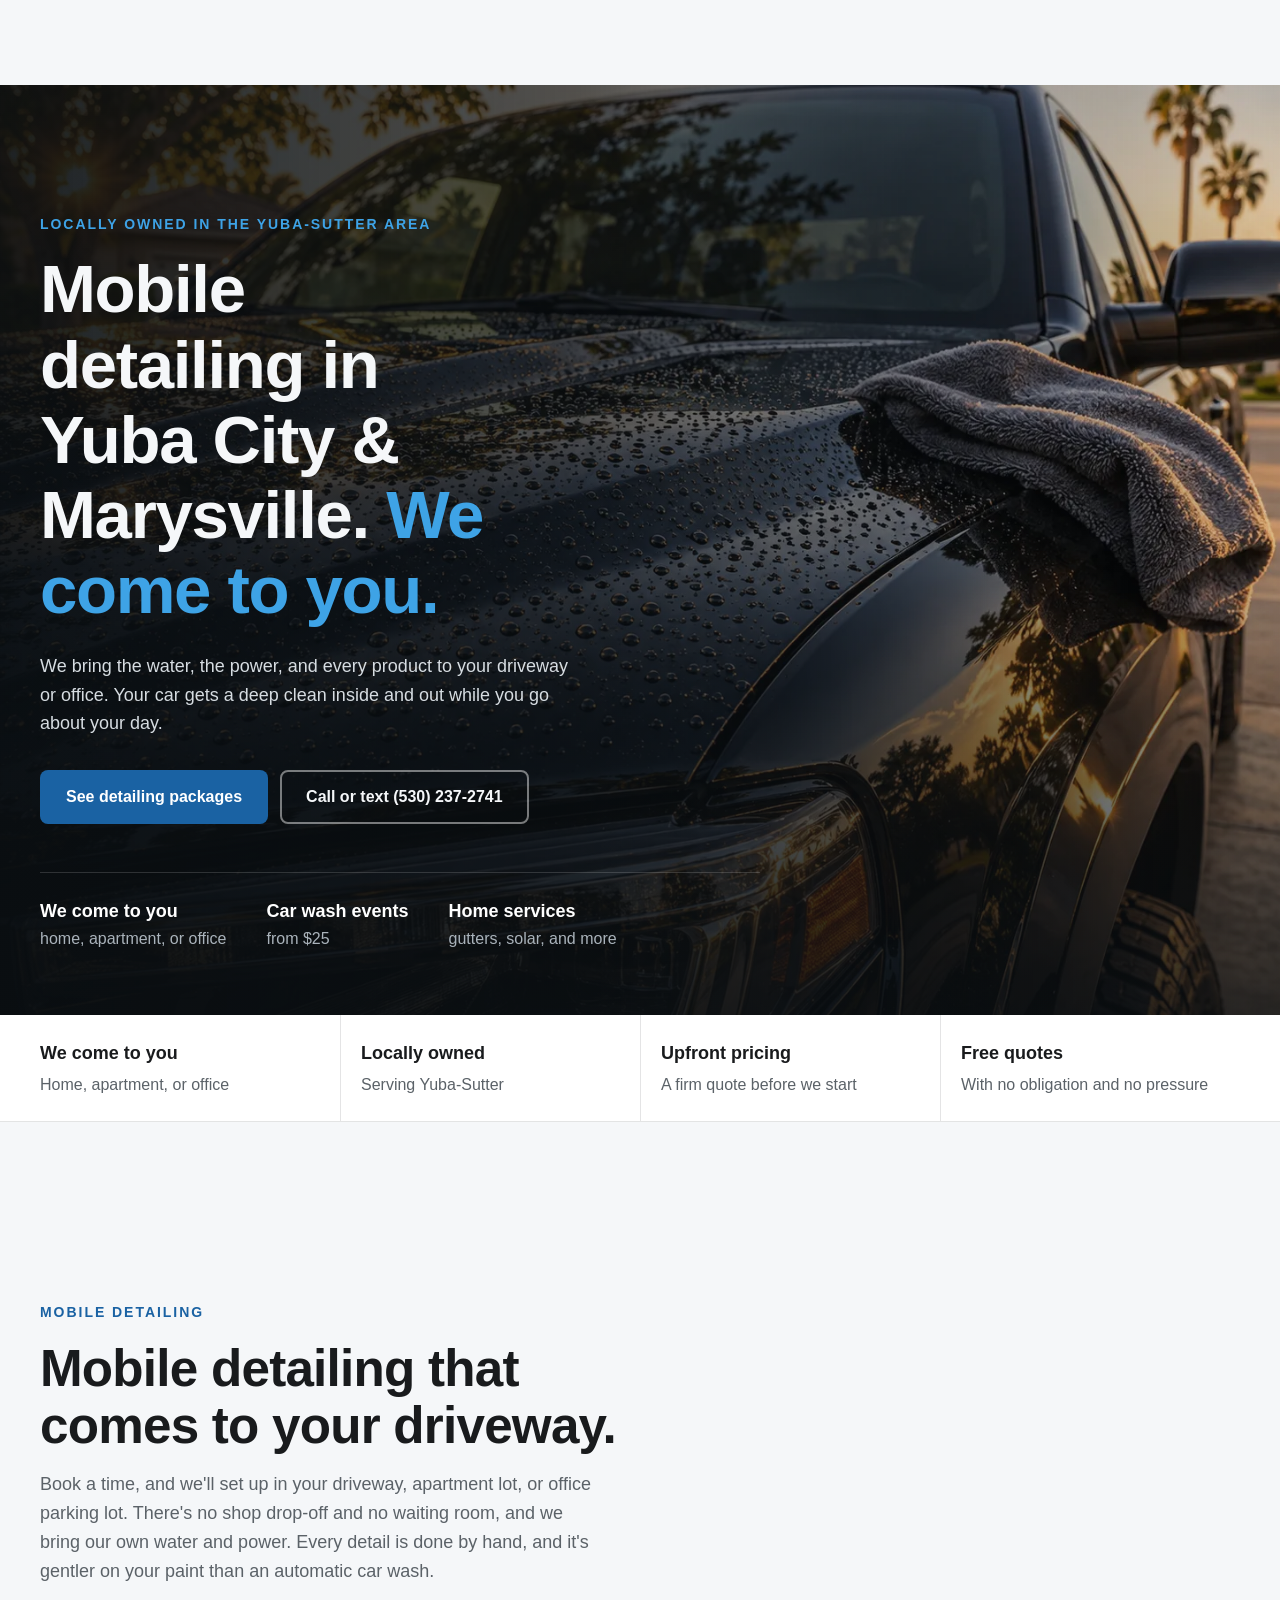
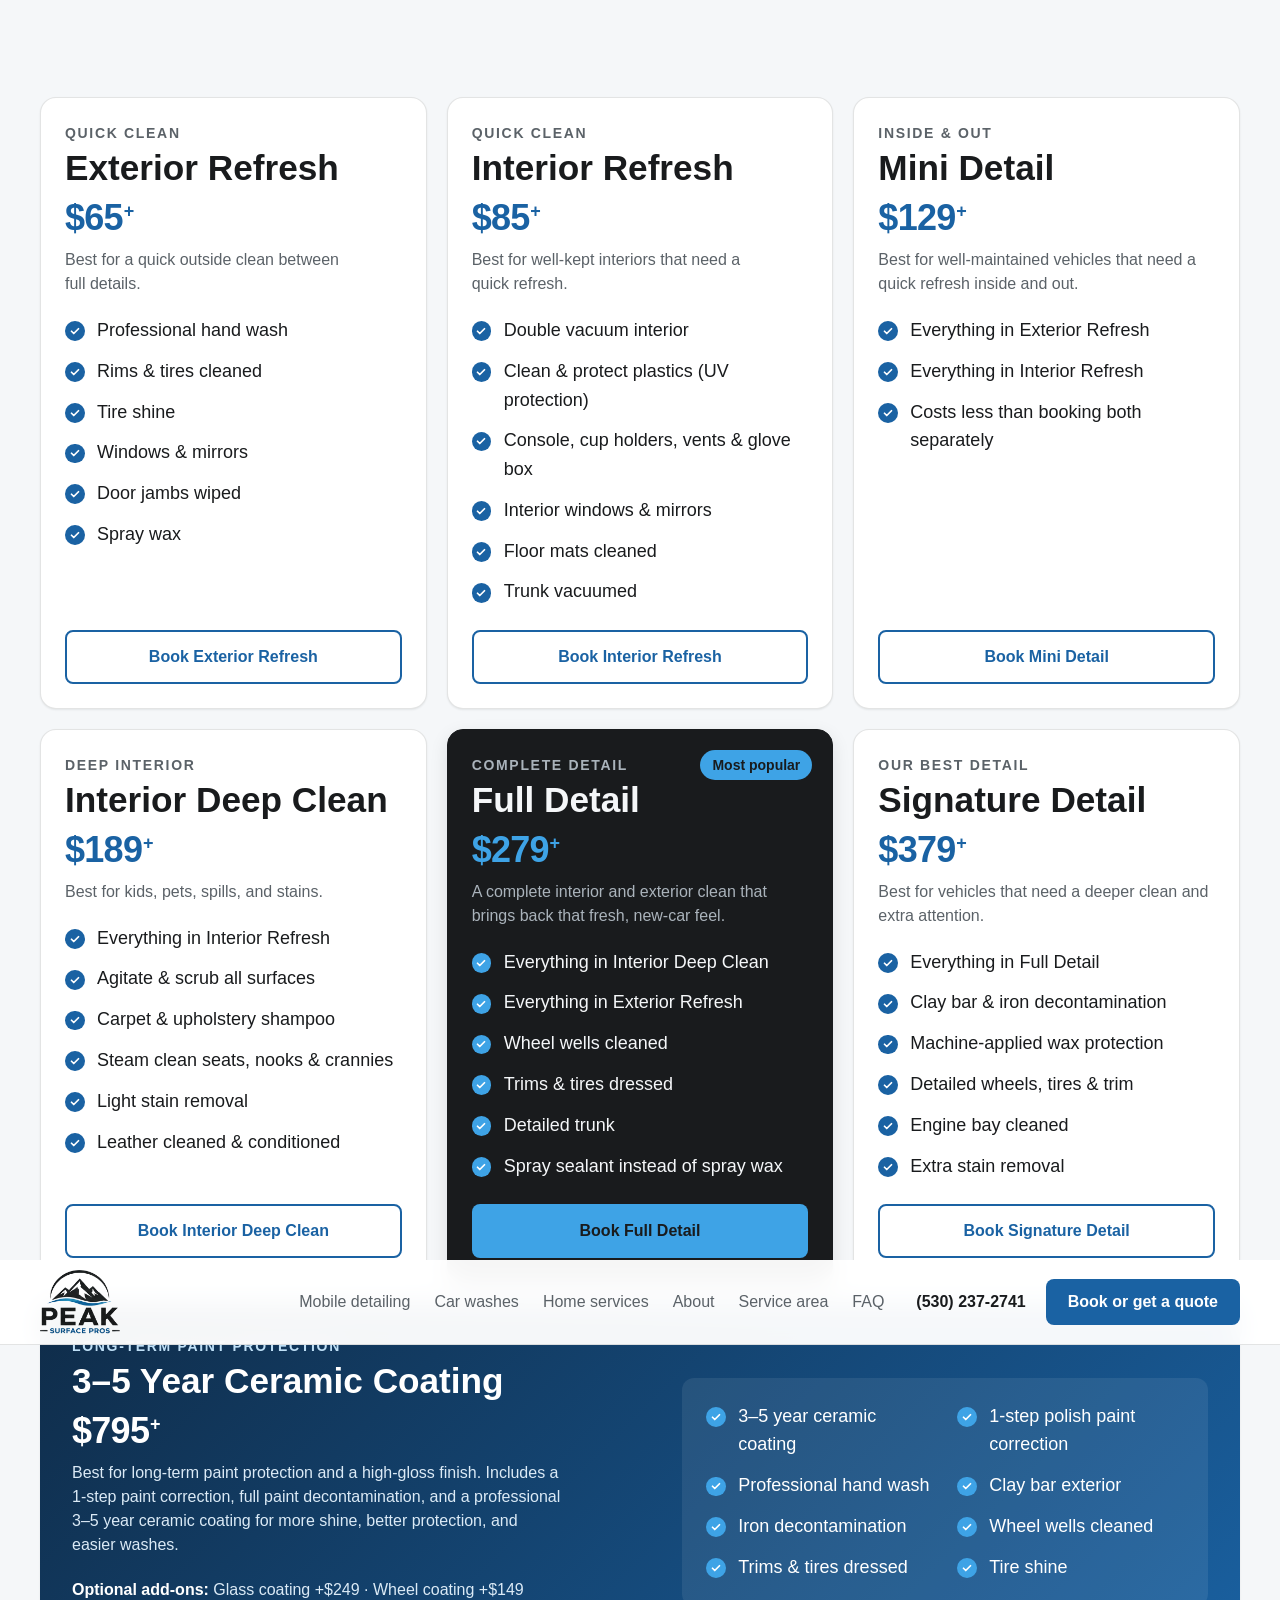
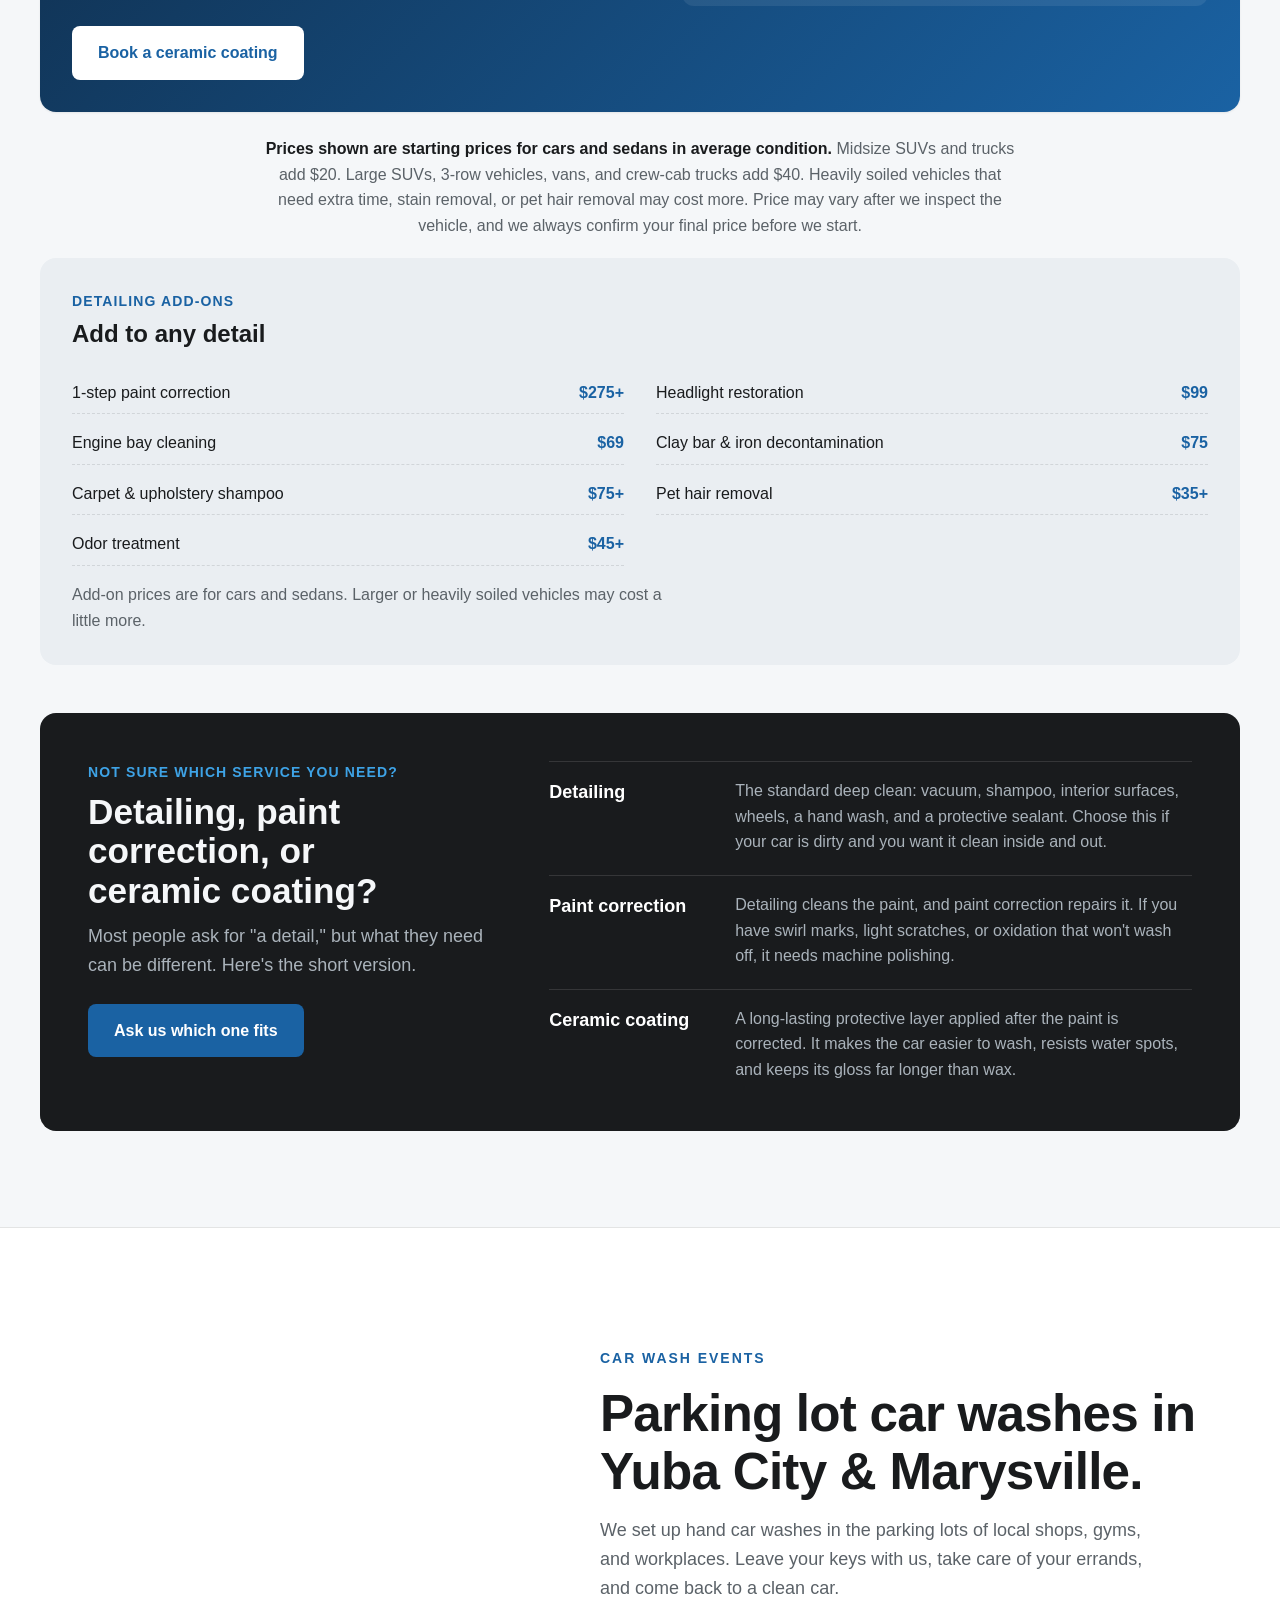
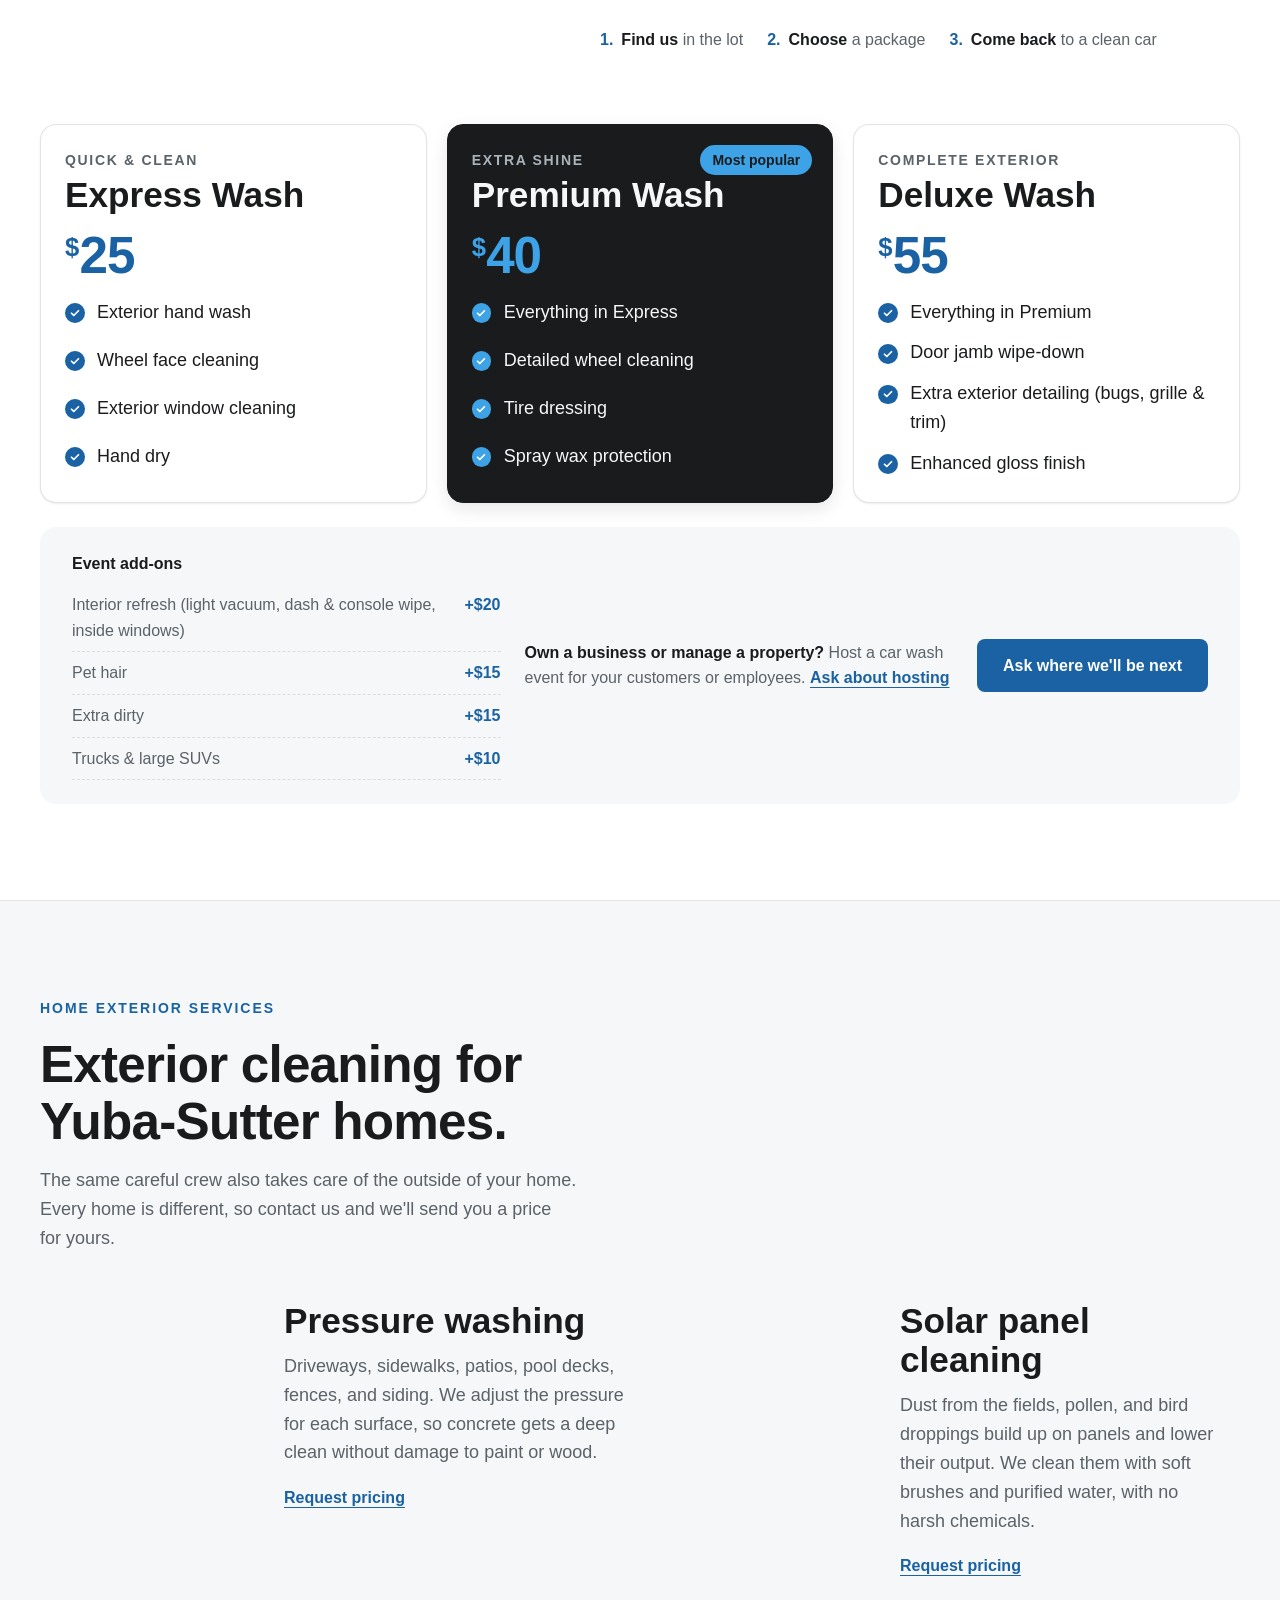
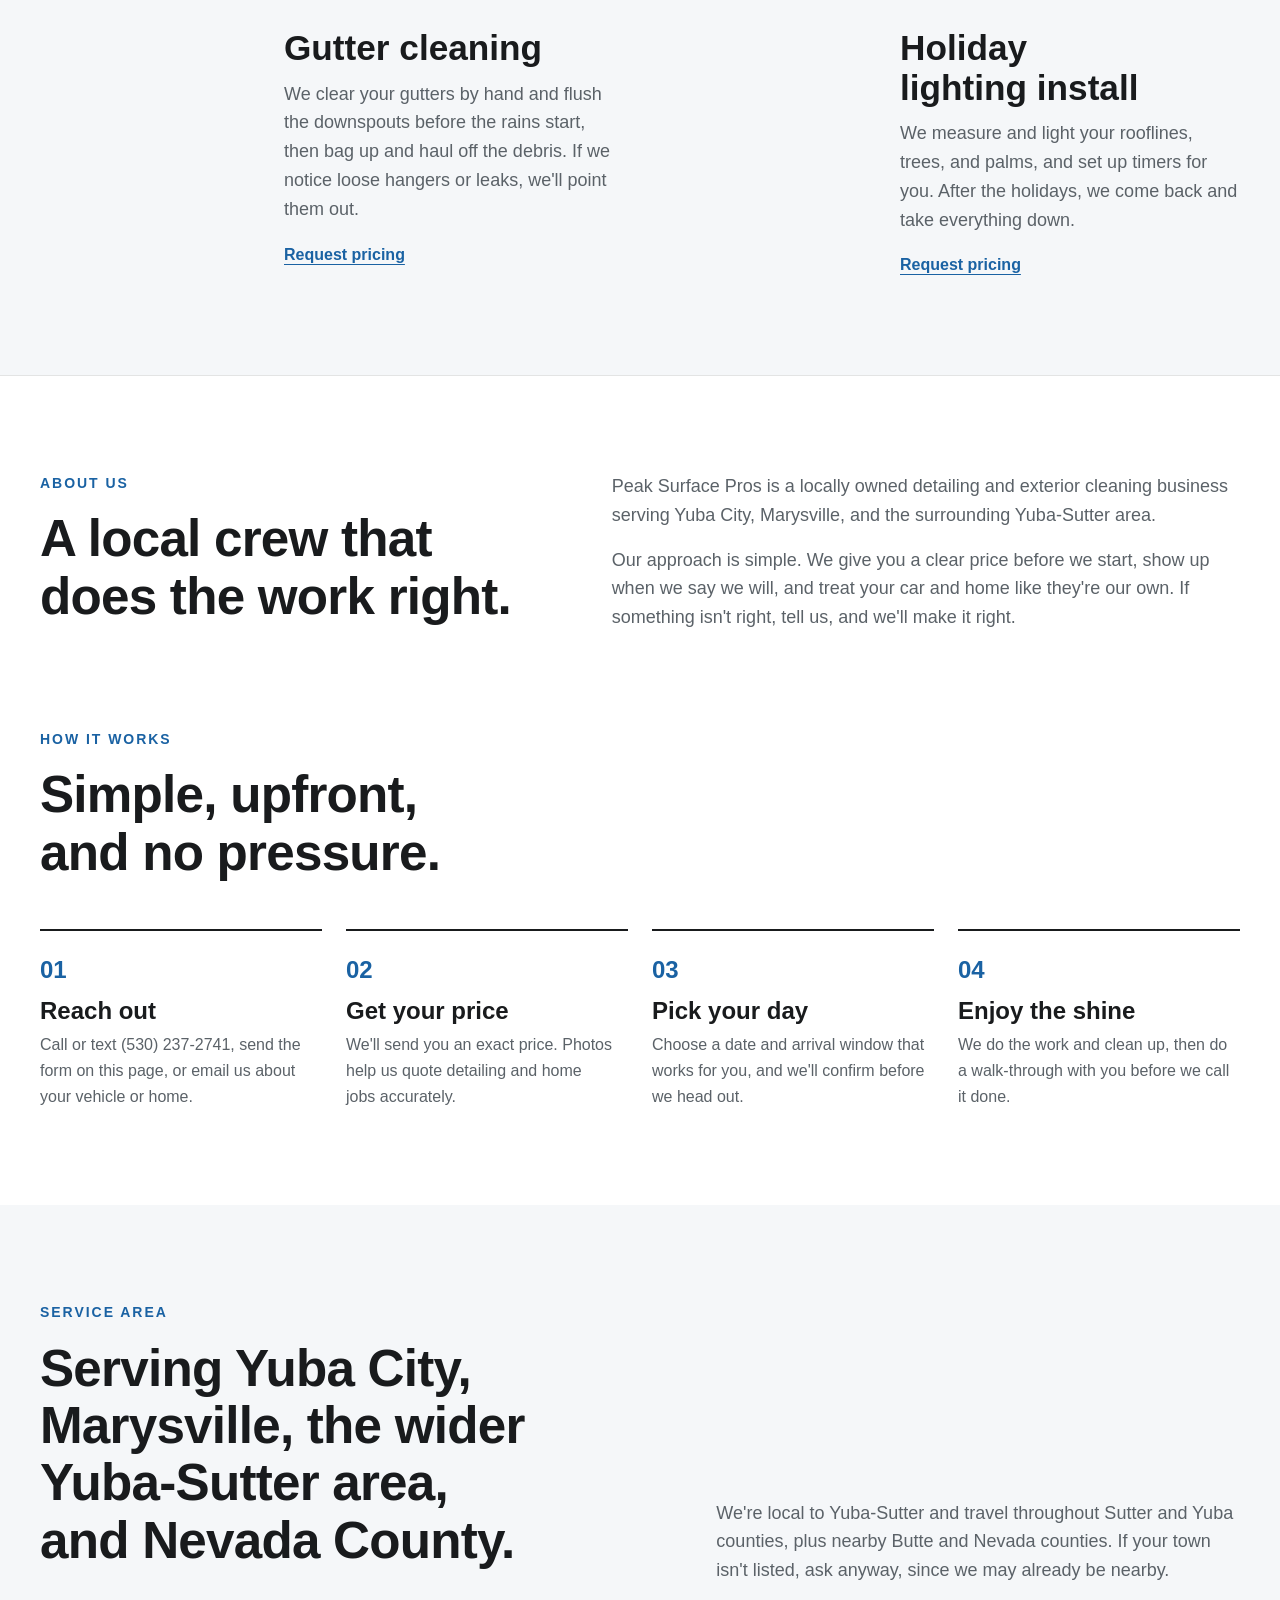
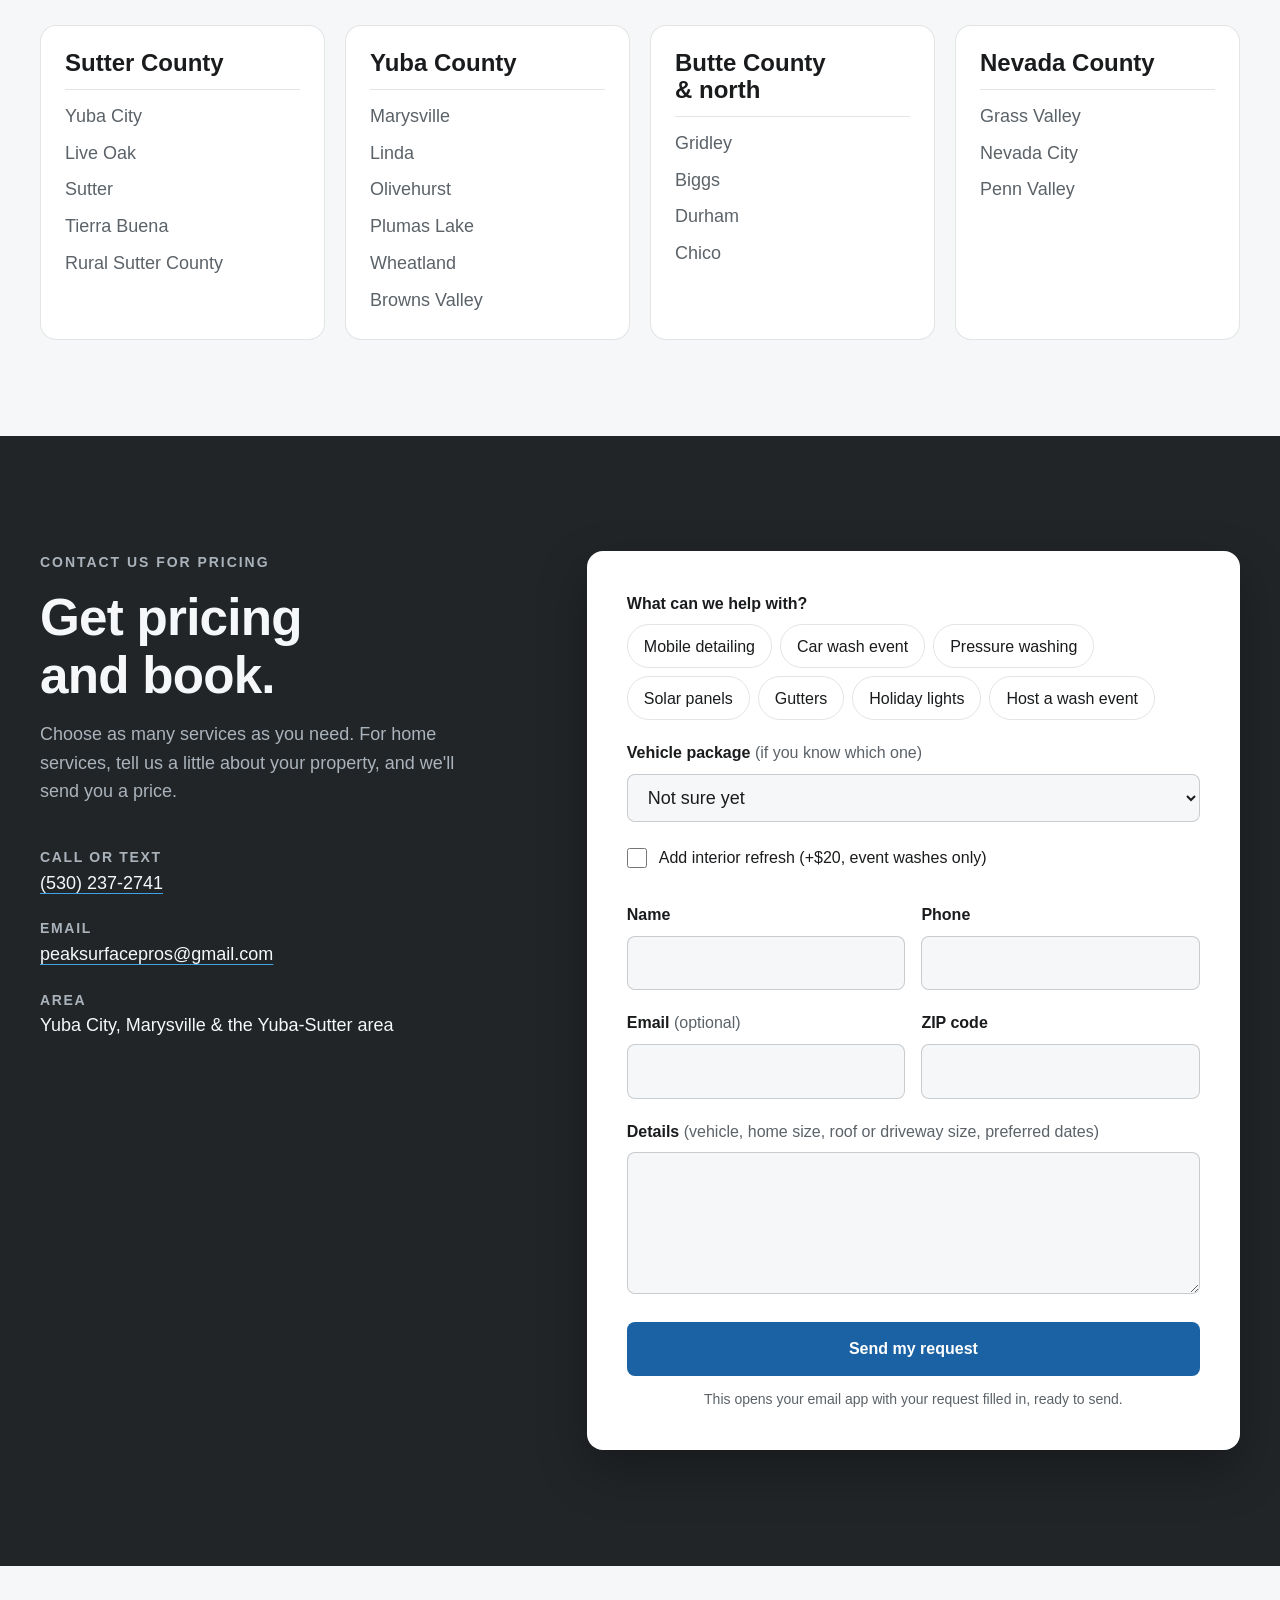
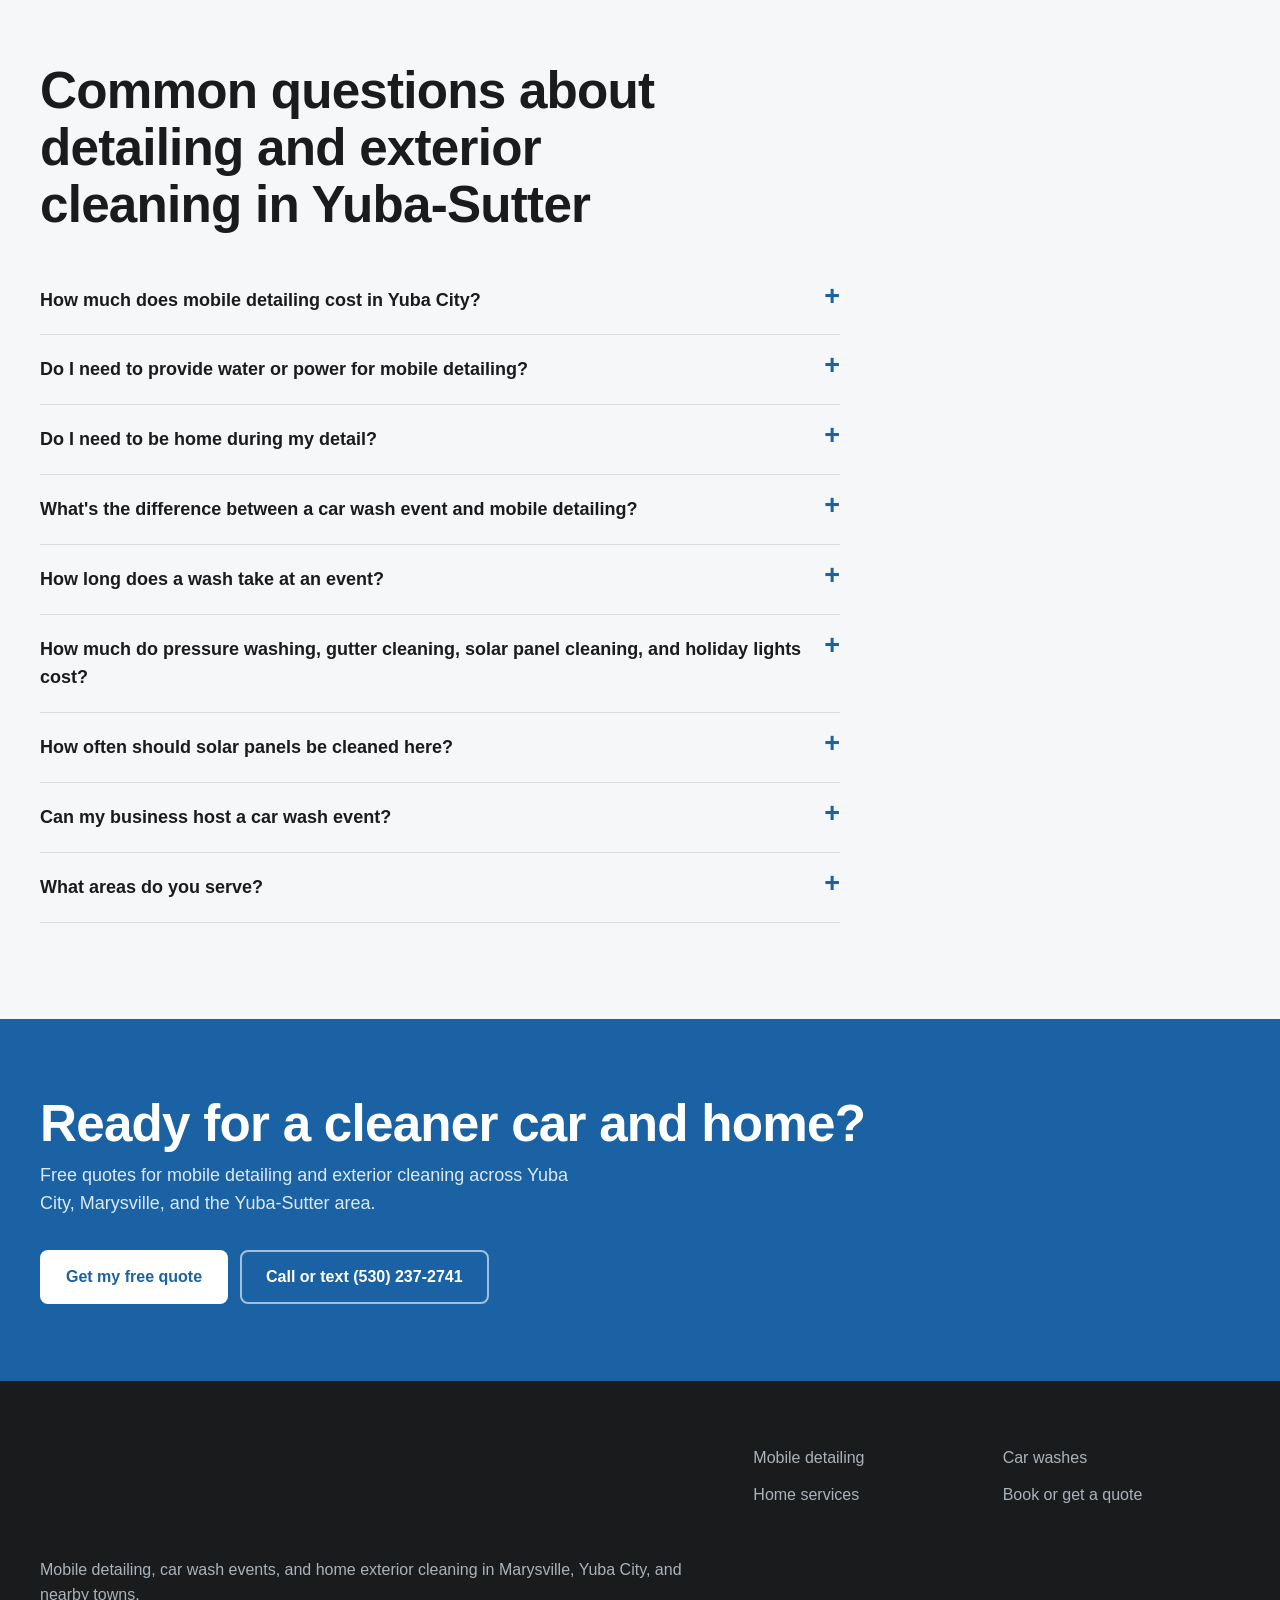
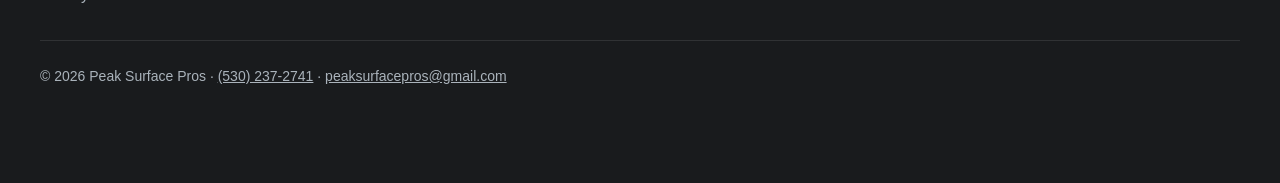
<file: packages.html>
<!doctype html>
<html lang="en"><head><meta charset="utf-8"><title>Peak Surface Pros packages</title>
<meta http-equiv="refresh" content="0; url=/#washes"><link rel="canonical" href="/#washes"></head>
<body><p>Our packages have moved. <a href="/#washes">See car wash packages</a> or <a href="/#detailing">mobile detailing packages</a>.</p></body></html>
</file>
<file: style.css>
:root {
  --text-xs: clamp(0.75rem, 0.7rem + 0.25vw, 0.875rem);
  --text-sm: clamp(0.875rem, 0.8rem + 0.35vw, 1rem);
  --text-base: clamp(1rem, 0.95rem + 0.25vw, 1.125rem);
  --text-lg: clamp(1.125rem, 1rem + 0.75vw, 1.5rem);
  --text-xl: clamp(1.5rem, 1.2rem + 1.25vw, 2.25rem);
  --text-2xl: clamp(2rem, 1.2rem + 2.5vw, 3.5rem);
  --text-3xl: clamp(2.5rem, 1rem + 4vw, 5rem);

  --space-1: .25rem; --space-2: .5rem; --space-3: .75rem; --space-4: 1rem; --space-5: 1.25rem;
  --space-6: 1.5rem; --space-8: 2rem; --space-10: 2.5rem; --space-12: 3rem; --space-16: 4rem;
  --space-20: 5rem; --space-24: 6rem; --space-32: 8rem;

  --ink: #191b1d;
  --ink-2: #222528;
  --ink-3: #2c3034;
  --bg: #f5f7f9;
  --surface: #ffffff;
  --surface-2: #eaeef2;
  --text: #191b1d;
  --muted: #5b6268;
  --line: oklch(0.25 0.01 240 / 0.12);
  --blue: #1a62a3;
  --blue-hover: #134d82;
  --blue-bright: #3ea3e6;
  --on-dark: #f5f7f9;
  --on-dark-muted: #aab3bb;

  --radius-sm: .375rem; --radius-md: .5rem; --radius-lg: .75rem; --radius-xl: 1rem;
  --shadow-sm: 0 1px 2px oklch(0.2 0.02 240 / 0.08);
  --shadow-md: 0 6px 18px oklch(0.2 0.02 240 / 0.10);
  --ease: cubic-bezier(0.16, 1, 0.3, 1);
  --font-display: 'Cabinet Grotesk', 'Helvetica Neue', sans-serif;
  --font-body: 'Satoshi', 'Inter', 'Helvetica Neue', sans-serif;
  --wrap: 1200px;
}

*, *::before, *::after { box-sizing: border-box; margin: 0; padding: 0; }
html { -webkit-text-size-adjust: none; text-size-adjust: none; -webkit-font-smoothing: antialiased; scroll-behavior: smooth; scroll-padding-top: 6rem; }
body { min-height: 100dvh; line-height: 1.6; font-family: var(--font-body); font-size: var(--text-base); color: var(--text); background: var(--bg); }
img { display: block; max-width: 100%; height: auto; }
a { color: inherit; }
h1, h2, h3, h4 { line-height: 1.12; text-wrap: balance; }
p { text-wrap: pretty; }
button, input, select, textarea { font: inherit; color: inherit; }
:focus-visible { outline: 2px solid var(--blue-bright); outline-offset: 3px; border-radius: 4px; }
@media (prefers-reduced-motion: reduce) { *, *::before, *::after { animation: none !important; transition: none !important; scroll-behavior: auto !important; } }

.skip { position: absolute; left: -9999px; top: 0; background: var(--blue); color: #fff; padding: var(--space-2) var(--space-4); z-index: 100; }
.skip:focus { left: var(--space-4); top: var(--space-4); }
.wrap { width: min(100% - 2 * clamp(var(--space-5), 4vw, var(--space-10)), var(--wrap)); margin-inline: auto; }

/* Buttons */
.btn { display: inline-flex; align-items: center; justify-content: center; gap: var(--space-2); min-height: 48px; padding: var(--space-3) var(--space-6); border-radius: var(--radius-md); font-weight: 700; font-size: var(--text-sm); text-decoration: none; border: 2px solid transparent; cursor: pointer; transition: background var(--ease) 180ms, color 180ms, border-color 180ms, transform 180ms var(--ease); }
.btn:active { transform: translateY(1px); }
.btn--sm { min-height: 44px; padding: var(--space-2) var(--space-5); }
.btn--block { width: 100%; }
.btn--blue { background: var(--blue); color: #fff; }
.btn--blue:hover { background: var(--blue-hover); }
.btn--ghost { color: var(--on-dark); border-color: oklch(1 0 0 / 0.45); }
.btn--ghost:hover { background: oklch(1 0 0 / 0.1); border-color: #fff; }
.btn--outline { color: var(--blue); border-color: var(--blue); }
.btn--outline:hover { background: var(--blue); color: #fff; }

.eyebrow { font-size: var(--text-xs); font-weight: 700; letter-spacing: .14em; text-transform: uppercase; color: var(--blue-bright); margin-bottom: var(--space-4); }
.eyebrow--dark { color: var(--blue); }
.tag { font-size: var(--text-xs); font-weight: 700; letter-spacing: .08em; text-transform: uppercase; color: var(--blue); margin-bottom: var(--space-2); }
.muted { color: var(--muted); }

/* Header */
.header { position: sticky; top: 0; z-index: 50; background: oklch(1 0 0 / 0.96); backdrop-filter: blur(12px); color: var(--text); border-bottom: 1px solid var(--line); }
.header__inner { display: flex; align-items: center; gap: var(--space-8); min-height: 84px; }
.brand { display: block; padding-block: var(--space-2); }
.brand img { height: 64px; width: auto; }
.nav { display: flex; gap: var(--space-6); margin-left: auto; }
.nav a { font-size: var(--text-sm); font-weight: 500; text-decoration: none; color: var(--muted); padding-block: var(--space-2); transition: color 180ms; }
.nav a:hover { color: var(--blue); }
.menu-btn { display: none; margin-left: auto; background: none; border: 0; width: 44px; height: 44px; align-items: center; justify-content: center; cursor: pointer; color: var(--text); }
.mobile-nav { display: grid; gap: var(--space-1); padding: var(--space-2) var(--space-5) var(--space-6); }
.mobile-nav[hidden] { display: none; }
.mobile-nav a:not(.btn) { padding: var(--space-3) 0; text-decoration: none; font-weight: 500; border-bottom: 1px solid var(--line); }
.mobile-nav .btn { margin-top: var(--space-4); }

/* Hero */
.hero { position: relative; min-height: min(88vh, 820px); display: grid; align-items: end; color: var(--on-dark); background: var(--ink); overflow: hidden; }
.hero__img { position: absolute; inset: 0; width: 100%; height: 100%; object-fit: cover; object-position: 60% 50%; }
.hero__shade { position: absolute; inset: 0; background: linear-gradient(90deg, oklch(0.16 0.01 240 / 0.92) 0%, oklch(0.16 0.01 240 / 0.7) 45%, oklch(0.16 0.01 240 / 0.15) 100%), linear-gradient(0deg, oklch(0.16 0.01 240 / 0.8), transparent 50%); }
.hero__content { position: relative; padding-block: var(--space-32) var(--space-16); }
.hero h1 { font-family: var(--font-display); font-weight: 800; font-size: var(--text-3xl); letter-spacing: -0.02em; max-width: 13ch; margin-bottom: var(--space-6); }
.hero h1 span { color: var(--blue-bright); }
.hero__lede { max-width: 54ch; color: #d6dce1; margin-bottom: var(--space-8); }
.hero__actions { display: flex; flex-wrap: wrap; gap: var(--space-3); margin-bottom: var(--space-12); }
.hero__facts { list-style: none; display: flex; flex-wrap: wrap; gap: var(--space-4) var(--space-10); font-size: var(--text-sm); color: var(--on-dark-muted); border-top: 1px solid oklch(1 0 0 / 0.15); padding-top: var(--space-6); max-width: 720px; }
.hero__facts strong { display: block; color: #fff; font-size: var(--text-base); }

/* Section heads */
.section-head { max-width: 680px; margin-bottom: var(--space-12); }
.section-head h2, .area h2, .detailing h2, .faq h2, .events h2, .quote h2 { font-family: var(--font-display); font-weight: 800; font-size: var(--text-2xl); letter-spacing: -0.015em; margin-bottom: var(--space-4); }
.section-head__lede { color: var(--muted); max-width: 56ch; }

/* Packages */
.mode-tabs { display: grid; grid-template-columns: 1fr 1fr; gap: var(--space-2); background: var(--surface-2); padding: var(--space-2); border-radius: var(--radius-xl); margin-bottom: var(--space-8); max-width: 760px; }
.mode-tab { display: grid; gap: var(--space-1); text-align: left; padding: var(--space-4) var(--space-5); border: 0; border-radius: var(--radius-lg); background: transparent; cursor: pointer; transition: background 180ms, color 180ms, box-shadow 180ms; min-height: 44px; }
.mode-tab:hover { background: oklch(1 0 0 / 0.6); }
.mode-tab__title { font-weight: 700; font-size: var(--text-base); }
.mode-tab__meta { font-size: var(--text-xs); color: var(--muted); }
.mode-tab[aria-selected="true"] { background: var(--ink); color: var(--on-dark); box-shadow: var(--shadow-md); }
.mode-tab[aria-selected="true"] .mode-tab__meta { color: var(--blue-bright); }
.mode-facts { display: grid; grid-template-columns: repeat(3, 1fr); gap: var(--space-6); padding: var(--space-6) 0; margin-bottom: var(--space-8); border-block: 1px solid var(--line); }
.mode-facts dt { font-size: var(--text-xs); font-weight: 700; letter-spacing: .12em; text-transform: uppercase; color: var(--blue); margin-bottom: var(--space-1); }
.mode-facts dd { font-size: var(--text-sm); }
.mode-switch { margin-top: var(--space-6); font-size: var(--text-sm); color: var(--muted); }
.link-btn { background: none; border: 0; color: var(--blue); font-weight: 700; text-decoration: underline; text-underline-offset: 4px; cursor: pointer; padding: var(--space-2) var(--space-1); }
.link-btn:hover { color: var(--blue-hover); }

.addon--list { gap: var(--space-4); }
.addon__chips { list-style: none; display: flex; flex-wrap: wrap; gap: var(--space-2); }
.addon__chips li { background: var(--surface); border: 1px solid var(--line); border-radius: 999px; padding: var(--space-2) var(--space-4); font-size: var(--text-sm); font-weight: 500; }
.addon .addon__note { font-size: var(--text-sm); }
.check[hidden] { display: none !important; }
.packages { padding-block: clamp(var(--space-16), 9vw, var(--space-32)) clamp(var(--space-12), 6vw, var(--space-20)); }
.pkg-grid { display: grid; grid-template-columns: repeat(3, 1fr); gap: var(--space-5); align-items: stretch; }
.pkg { position: relative; display: flex; flex-direction: column; background: var(--surface); border: 1px solid var(--line); border-radius: var(--radius-xl); padding: var(--space-8); box-shadow: var(--shadow-sm); }
.pkg--featured { background: var(--ink); color: var(--on-dark); border-color: var(--ink); box-shadow: var(--shadow-md); }
.pkg__badge { position: absolute; top: var(--space-5); right: var(--space-5); font-size: var(--text-xs); font-weight: 700; background: var(--blue-bright); color: var(--ink); padding: var(--space-1) var(--space-3); border-radius: 999px; }
.pkg__sub { font-size: var(--text-xs); font-weight: 700; letter-spacing: .12em; text-transform: uppercase; color: var(--muted); }
.pkg--featured .pkg__sub { color: var(--on-dark-muted); }
.pkg h3 { font-family: var(--font-display); font-weight: 800; font-size: var(--text-xl); margin-top: var(--space-1); }
.pkg__price { font-family: var(--font-display); font-weight: 800; font-size: var(--text-3xl); line-height: 1; margin: var(--space-6) 0; color: var(--blue); letter-spacing: -0.02em; }
.pkg--featured .pkg__price { color: var(--blue-bright); }
.pkg__price span { font-size: .5em; vertical-align: .7em; margin-right: .05em; }
.pkg .ticks { margin-bottom: var(--space-8); flex: 1; }
.pkg--featured .btn--blue { background: var(--blue-bright); color: var(--ink); }
.pkg--featured .btn--blue:hover { background: #fff; }
.ticks { list-style: none; display: grid; gap: var(--space-3); }
.ticks li { position: relative; padding-left: var(--space-8); }
.ticks li::before { content: ""; position: absolute; left: 0; top: .3em; width: 1.1em; height: 1.1em; border-radius: 50%; background: var(--blue) url("data:image/svg+xml,%3Csvg xmlns='http://www.w3.org/2000/svg' viewBox='0 0 24 24' fill='none' stroke='white' stroke-width='3.5' stroke-linecap='round' stroke-linejoin='round'%3E%3Cpath d='M5 12.5l4.5 4.5L19 7.5'/%3E%3C/svg%3E") center/62% no-repeat; }
.pkg--featured .ticks li::before { background-color: var(--blue-bright); }
.addon { margin-top: var(--space-5); background: var(--surface-2); border-radius: var(--radius-xl); padding: var(--space-8); display: grid; }
.addon h3 { font-size: var(--text-lg); font-weight: 700; margin-bottom: var(--space-2); }
.addon__price { color: var(--blue); margin-left: var(--space-2); }
.addon p:last-child { color: var(--muted); max-width: 70ch; }

/* Trust strip */
.trust { background: var(--surface); border-bottom: 1px solid var(--line); }
.trust__list { list-style: none; display: grid; grid-template-columns: repeat(4, 1fr); }
.trust__list li { padding: var(--space-6) var(--space-5); border-left: 1px solid var(--line); display: grid; gap: var(--space-1); }
.trust__list li:first-child { border-left: 0; padding-left: 0; }
.trust__list strong { font-size: var(--text-base); }
.trust__list span { font-size: var(--text-sm); color: var(--muted); }

/* Split heads */
.detailing { padding-block: clamp(var(--space-16), 9vw, var(--space-32)) clamp(var(--space-16), 8vw, var(--space-24)); }
.split-head { display: grid; grid-template-columns: 1.1fr 1fr; gap: var(--space-12); align-items: center; margin-bottom: var(--space-12); }
.split-head .section-head { margin-bottom: 0; }
.split-head__img { width: 100%; aspect-ratio: 4 / 3; object-fit: cover; border-radius: var(--radius-xl); }
.split-head--rev .split-head__img { order: -1; }

/* Service guide */
.guide { margin-top: var(--space-12); display: grid; grid-template-columns: 0.9fr 1.4fr; gap: var(--space-8) var(--space-12); background: var(--ink); color: var(--on-dark); border-radius: var(--radius-xl); padding: clamp(var(--space-8), 5vw, var(--space-12)); }
.guide .tag { color: var(--blue-bright); }
.guide__head h3 { font-family: var(--font-display); font-weight: 800; font-size: var(--text-xl); margin-bottom: var(--space-3); }
.guide__head > p:not(.tag) { color: var(--on-dark-muted); }
.guide__list { display: grid; gap: var(--space-5); }
.guide__list div { border-top: 1px solid oklch(1 0 0 / 0.12); padding-top: var(--space-4); display: grid; grid-template-columns: 170px 1fr; gap: var(--space-4); }
.guide__list dt { font-weight: 700; color: #fff; }
.guide__list dd { color: var(--on-dark-muted); font-size: var(--text-sm); }
.guide .btn { justify-self: start; grid-column: 1; }
.addon__chips li.chip--strong { background: var(--ink); color: #fff; border-color: var(--ink); }

/* Washes (secondary) */
.washes { background: var(--surface); padding-block: clamp(var(--space-16), 8vw, var(--space-24)); border-block: 1px solid var(--line); }
.washes .split-head { grid-template-columns: 0.8fr 1fr; }
.washes .split-head__img { aspect-ratio: 16 / 11; }
.washes .pkg { padding: var(--space-6); }
.washes .pkg__price { font-size: var(--text-2xl); margin: var(--space-4) 0; }
.washes .pkg .ticks { margin-bottom: 0; }
.mini-steps { list-style: none; display: flex; flex-wrap: wrap; gap: var(--space-2) var(--space-6); margin-top: var(--space-6); font-size: var(--text-sm); color: var(--muted); counter-reset: s; }
.mini-steps li { counter-increment: s; }
.mini-steps li::before { content: counter(s) "."; color: var(--blue); font-weight: 700; margin-right: var(--space-2); }
.mini-steps strong { color: var(--text); }
.wash-foot { margin-top: var(--space-6); display: grid; grid-template-columns: 1fr 1fr auto; gap: var(--space-6); align-items: center; background: var(--bg); border-radius: var(--radius-xl); padding: var(--space-6) var(--space-8); font-size: var(--text-sm); color: var(--muted); }
.wash-foot strong { color: var(--text); }
.wash-foot a:not(.btn) { color: var(--blue); font-weight: 700; text-underline-offset: 4px; }

/* Home services (tertiary) */
.home-svc { padding-block: clamp(var(--space-16), 8vw, var(--space-24)); }
.home-svc .row h3 { font-family: var(--font-display); font-weight: 700; font-size: var(--text-xl); margin-bottom: var(--space-3); }
.home-svc .row p { color: var(--muted); margin-bottom: var(--space-4); }

/* About */
.about { background: var(--surface); padding-block: clamp(var(--space-16), 8vw, var(--space-24)); border-top: 1px solid var(--line); }
.about__grid { display: grid; grid-template-columns: 1fr 1.2fr; gap: var(--space-12); }
.about h2, .how h2, .cta-band h2 { font-family: var(--font-display); font-weight: 800; font-size: var(--text-2xl); letter-spacing: -0.015em; }
.about__body { display: grid; gap: var(--space-4); color: var(--muted); max-width: 62ch; }

/* How */
.how { background: var(--surface); padding-block: 0 clamp(var(--space-16), 8vw, var(--space-24)); }
.how__steps { list-style: none; display: grid; grid-template-columns: repeat(4, 1fr); gap: var(--space-6); }
.how__steps li { border-top: 2px solid var(--ink); padding-top: var(--space-5); }
.how__n { font-family: var(--font-display); font-weight: 800; color: var(--blue); font-size: var(--text-lg); }
.how__steps h3 { font-size: var(--text-lg); font-weight: 700; margin: var(--space-2) 0; }
.how__steps p { color: var(--muted); font-size: var(--text-sm); }

/* Counties */
.area__head { display: grid; grid-template-columns: 1.2fr 1fr; gap: var(--space-12); align-items: end; margin-bottom: var(--space-10); }
.counties { display: grid; grid-template-columns: repeat(4, 1fr); gap: var(--space-5); }
.county { background: var(--surface); border: 1px solid var(--line); border-radius: var(--radius-xl); padding: var(--space-6); }
.county h3 { font-size: var(--text-lg); font-weight: 700; margin-bottom: var(--space-3); padding-bottom: var(--space-3); border-bottom: 1px solid var(--line); }
.county ul { list-style: none; display: grid; gap: var(--space-2); color: var(--muted); }

/* CTA band */
.cta-band { background: var(--blue); color: #fff; padding-block: clamp(var(--space-12), 6vw, var(--space-20)); }
.cta-band__inner { display: flex; flex-wrap: wrap; align-items: center; justify-content: space-between; gap: var(--space-8); }
.cta-band h2 { margin-bottom: var(--space-2); }
.cta-band p { color: #dbe9f5; max-width: 56ch; }
.cta-band .btn--blue { background: #fff; color: var(--blue); }
.cta-band .btn--blue:hover { background: var(--ink); color: #fff; }

/* Services */
.services { padding-block: clamp(var(--space-12), 6vw, var(--space-20)) clamp(var(--space-16), 9vw, var(--space-32)); background: var(--surface); }
.group-label { font-size: var(--text-xs); font-weight: 700; letter-spacing: .14em; text-transform: uppercase; color: var(--muted); padding-bottom: var(--space-3); margin-bottom: var(--space-6); border-bottom: 1px solid var(--line); }
.auto-grid { display: grid; grid-template-columns: 1.15fr 1fr; gap: var(--space-6); margin-bottom: var(--space-20); }
.feature { background: var(--bg); border-radius: var(--radius-xl); overflow: hidden; display: flex; flex-direction: column; }
.feature img { aspect-ratio: 4 / 3; object-fit: cover; width: 100%; }
.feature:first-child img { aspect-ratio: 16 / 11; }
.feature__body { padding: var(--space-8); }
.feature h4, .row h4 { font-family: var(--font-display); font-weight: 700; font-size: var(--text-xl); margin-bottom: var(--space-3); }
.feature p:not(.tag), .row p:not(.tag) { color: var(--muted); margin-bottom: var(--space-4); }
.text-link { color: var(--blue); font-weight: 700; font-size: var(--text-sm); text-underline-offset: 4px; }
.text-link:hover { color: var(--blue-hover); }
.home-list { display: grid; grid-template-columns: 1fr 1fr; gap: var(--space-12) var(--space-8); }
.row { display: grid; grid-template-columns: 220px 1fr; gap: var(--space-6); align-items: start; }
.row img { aspect-ratio: 1; object-fit: cover; border-radius: var(--radius-lg); width: 100%; }

/* Events */
.events { background: var(--ink); color: var(--on-dark); padding-block: clamp(var(--space-16), 8vw, var(--space-24)); }
.events__grid { display: grid; grid-template-columns: 1fr 1fr; gap: var(--space-12) var(--space-16); }
.events__lede { color: var(--on-dark-muted); max-width: 48ch; }
.steps { list-style: none; display: grid; gap: var(--space-6); }
.steps li { display: grid; grid-template-columns: auto 1fr; gap: var(--space-5); }
.steps__n { font-family: var(--font-display); font-weight: 800; font-size: var(--text-lg); width: 2.5rem; height: 2.5rem; display: grid; place-items: center; border: 2px solid var(--blue-bright); color: var(--blue-bright); border-radius: 50%; }
.steps h3 { font-size: var(--text-lg); font-weight: 700; margin-bottom: var(--space-1); }
.steps p { color: var(--on-dark-muted); }
.promo { grid-column: 1 / -1; display: flex; flex-wrap: wrap; align-items: center; justify-content: space-between; gap: var(--space-6); background: var(--ink-3); border-radius: var(--radius-xl); padding: var(--space-8); }
.promo p { max-width: 62ch; color: #d6dce1; }
.promo strong { color: #fff; }

/* Area */
.area { padding-block: clamp(var(--space-16), 8vw, var(--space-24)); }
.area__grid { display: grid; grid-template-columns: 1fr 1.1fr; gap: var(--space-12); align-items: center; }
.towns { list-style: none; display: flex; flex-wrap: wrap; gap: var(--space-3); }
.towns li { background: var(--surface); border: 1px solid var(--line); padding: var(--space-2) var(--space-5); border-radius: 999px; font-weight: 500; font-size: var(--text-sm); }
.towns li:nth-child(-n+2) { background: var(--blue); border-color: var(--blue); color: #fff; }

/* Quote */
.quote { background: var(--ink-2); color: var(--on-dark); padding-block: clamp(var(--space-16), 9vw, var(--space-32)); }
.quote__grid { display: grid; grid-template-columns: 0.85fr 1.15fr; gap: var(--space-16); align-items: start; }
.quote__intro > p { color: var(--on-dark-muted); max-width: 42ch; }
.contact { margin-top: var(--space-10); display: grid; gap: var(--space-5); }
.contact dt { font-size: var(--text-xs); text-transform: uppercase; letter-spacing: .12em; color: var(--on-dark-muted); font-weight: 700; }
.contact dd { font-size: var(--text-base); font-weight: 500; overflow-wrap: anywhere; }
.contact a { text-decoration-color: var(--blue-bright); text-underline-offset: 4px; }
.form { background: var(--surface); color: var(--text); border-radius: var(--radius-xl); padding: clamp(var(--space-6), 4vw, var(--space-10)); display: grid; gap: var(--space-5); box-shadow: 0 20px 50px oklch(0 0 0 / 0.3); }
fieldset { border: 0; }
legend, .field > label { font-size: var(--text-sm); font-weight: 700; margin-bottom: var(--space-2); display: block; }
.opt { font-weight: 400; color: var(--muted); }
.chips { display: flex; flex-wrap: wrap; gap: var(--space-2); }
.chips label { position: relative; cursor: pointer; }
.chips input { position: absolute; opacity: 0; inset: 0; cursor: pointer; }
.chips span { display: inline-flex; align-items: center; min-height: 44px; padding: var(--space-2) var(--space-4); border: 1.5px solid var(--line); border-radius: 999px; font-size: var(--text-sm); font-weight: 500; transition: all 160ms; }
.chips label:hover span { border-color: var(--blue); }
.chips input:checked + span { background: var(--blue); border-color: var(--blue); color: #fff; }
.chips input:focus-visible + span { outline: 2px solid var(--blue-bright); outline-offset: 2px; }
.field-row { display: grid; grid-template-columns: 1fr 1fr; gap: var(--space-4); }
.field input, .field textarea, .field select { width: 100%; min-height: 48px; padding: var(--space-3) var(--space-4); border: 1.5px solid oklch(0.25 0.01 240 / 0.2); border-radius: var(--radius-md); background: var(--bg); transition: border-color 160ms; }
.field input:focus, .field textarea:focus, .field select:focus { outline: none; border-color: var(--blue); background: #fff; }
.field textarea { resize: vertical; }
.field > label.check { display: flex; font-weight: 500; margin-bottom: 0; }
.check { display: flex; align-items: center; gap: var(--space-3); margin-top: var(--space-3); font-size: var(--text-sm); cursor: pointer; min-height: 44px; }
.check input { width: 20px; height: 20px; accent-color: var(--blue); }
.field.invalid input { border-color: #b3261e; }
.err { color: #b3261e; font-size: var(--text-xs); margin-top: var(--space-1); }
.form__note { font-size: var(--text-xs); color: var(--muted); text-align: center; margin-top: calc(-1 * var(--space-2)); }
.success { background: #e3f2fb; color: #0b3f61; padding: var(--space-4) var(--space-5); border-radius: var(--radius-md); font-size: var(--text-sm); }
.success a { color: var(--blue); font-weight: 700; overflow-wrap: anywhere; }

/* FAQ */
.faq { padding-block: clamp(var(--space-16), 8vw, var(--space-24)); }
.faq__wrap > * { max-width: 800px; }
.faq h2 { margin-bottom: var(--space-8); }
details { border-bottom: 1px solid var(--line); }
summary { cursor: pointer; list-style: none; display: flex; justify-content: space-between; gap: var(--space-4); padding: var(--space-5) 0; font-weight: 700; font-size: var(--text-base); }
summary::-webkit-details-marker { display: none; }
summary::after { content: "+"; font-size: 1.5em; line-height: .8; color: var(--blue); transition: transform 200ms var(--ease); }
details[open] summary::after { transform: rotate(45deg); }
details p { color: var(--muted); padding-bottom: var(--space-6); max-width: 65ch; }

/* Footer */
.footer { background: var(--ink); color: var(--on-dark-muted); padding-block: var(--space-16) var(--space-24); font-size: var(--text-sm); }
.footer__inner { display: grid; grid-template-columns: 1.4fr 1fr; gap: var(--space-8); }
.footer__logo { height: 96px; width: auto; margin-bottom: var(--space-4); }
.footer__links { list-style: none; display: grid; grid-template-columns: 1fr 1fr; gap: var(--space-3); align-content: start; }
.footer__links a { text-decoration: none; }
.footer__links a:hover { color: #fff; }
.footer__legal { grid-column: 1 / -1; border-top: 1px solid oklch(1 0 0 / 0.1); padding-top: var(--space-6); font-size: var(--text-xs); }
.footer__legal a { overflow-wrap: anywhere; }

.sticky-call { display: none; }

@media (max-width: 1080px) {
  .nav, .header__cta { display: none; }
  .menu-btn { display: inline-flex; }
}
@media (max-width: 900px) {
  .guide { grid-template-columns: 1fr; }
  .guide__list div { grid-template-columns: 1fr; gap: var(--space-1); }
  .split-head, .washes .split-head, .about__grid, .area__head { grid-template-columns: 1fr; gap: var(--space-8); }
  .split-head--rev .split-head__img { order: 0; }
  .trust__list { grid-template-columns: 1fr 1fr; }
  .trust__list li:nth-child(3) { border-left: 0; padding-left: 0; }
  .how__steps { grid-template-columns: 1fr 1fr; }
  .counties { grid-template-columns: 1fr 1fr; }
  .wash-foot { grid-template-columns: 1fr; }
  .pkg-grid { grid-template-columns: 1fr; max-width: 520px; }
  .auto-grid, .home-list, .events__grid, .area__grid, .quote__grid { grid-template-columns: 1fr; }
  .auto-grid { margin-bottom: var(--space-16); }
  .quote__grid { gap: var(--space-10); }
}
@media (max-width: 600px) {
  .how__steps, .counties { grid-template-columns: 1fr; }
  .trust__list li { padding: var(--space-4) var(--space-3); }
  .trust__list li:nth-child(odd) { padding-left: 0; border-left: 0; }
  .wash-foot { padding: var(--space-6); }
  .mode-facts { grid-template-columns: 1fr; gap: var(--space-4); }
  .mode-tab { padding: var(--space-3) var(--space-4); }
  .brand img { height: 52px; }
  .header__inner { min-height: 68px; }
  .hero { min-height: 92vh; }
  .hero__content { padding-block: var(--space-24) var(--space-10); }
  .hero__shade { background: linear-gradient(0deg, oklch(0.16 0.01 240 / 0.95) 0%, oklch(0.16 0.01 240 / 0.75) 55%, oklch(0.16 0.01 240 / 0.35) 100%); }
  .hero__actions .btn { flex: 1 1 100%; }
  .row { grid-template-columns: 1fr; }
  .row img { aspect-ratio: 16 / 10; }
  .field-row { grid-template-columns: 1fr; }
  .pkg, .feature__body, .addon, .promo { padding: var(--space-6); }
  .footer__inner { grid-template-columns: 1fr; }
  .sticky-call { display: flex; position: fixed; left: var(--space-4); right: var(--space-4); bottom: var(--space-4); z-index: 40; min-height: 52px; align-items: center; justify-content: center; background: var(--blue); color: #fff; font-weight: 700; text-decoration: none; border-radius: var(--radius-md); box-shadow: 0 8px 24px oklch(0 0 0 / 0.3); transition: transform 240ms var(--ease), opacity 240ms; }
  .sticky-call.is-hidden { transform: translateY(150%); opacity: 0; pointer-events: none; }
}

.pkg .pkg__price.pkg__price--quote { font-size: var(--text-xl); letter-spacing: -0.01em; margin: var(--space-5) 0 var(--space-6); }
.guide__head .btn { margin-top: var(--space-6); }

.header__cta { display: flex; align-items: center; gap: var(--space-5); }
.phone { font-weight: 700; font-size: var(--text-sm); text-decoration: none; color: var(--text); white-space: nowrap; }
.phone:hover { color: var(--blue); }
.cta-band__actions { display: flex; flex-wrap: wrap; gap: var(--space-3); }
.cta-band .btn--ghost { color: #fff; border-color: oklch(1 0 0 / 0.6); }
@media (max-width: 1180px) and (min-width: 1081px) { .nav { gap: var(--space-4); } }
@media (max-width: 600px) {
  .sticky-call { display: grid; grid-template-columns: 1fr 1fr; gap: var(--space-2); background: none; box-shadow: none; padding: 0; }
  .sticky-call a { display: flex; align-items: center; justify-content: center; min-height: 52px; border-radius: var(--radius-md); background: var(--blue); color: #fff; font-weight: 700; text-decoration: none; box-shadow: 0 8px 24px oklch(0 0 0 / 0.3); }
  .sticky-call a.sticky-call__call { background: var(--ink); }
  .hero__actions .btn { flex: 1 1 100%; }
}
@media (max-width: 1080px) { .header__cta { display: none; } }
/* Six detailing packages with price ranges */
.pkg .pkg__price.pkg__price--range { font-size: clamp(1.75rem, 1.2rem + 1.4vw, 2.25rem); margin: var(--space-4) 0 var(--space-6); white-space: nowrap; }
.pkg__price--range .pkg__dash { font-size: 1em; vertical-align: 0; margin: 0 .08em; opacity: .55; }
.pkg-grid--six .pkg { padding: var(--space-6) var(--space-6) var(--space-6); }
.pkg-grid--six .ticks { margin-bottom: var(--space-6); }
.pkg-grid--six .btn { margin-top: auto; }
.pkg-note { max-width: 760px; margin: var(--space-6) auto 0; text-align: center; font-size: var(--text-sm); color: var(--muted, #5b6470); line-height: 1.6; }
.pkg-note strong { color: var(--ink); }
@media (max-width: 900px) and (min-width: 601px) { .pkg-grid--six { grid-template-columns: repeat(2, 1fr); max-width: none; } }
.pkg-grid--six .ticks { flex: 1 1 auto; align-content: start; }
/* Pricing v2: starting prices, best-for line, ceramic wide card, priced add-ons */
.pkg__plus { font-size: .6em; vertical-align: .45em; margin-left: .04em; }
.pkg .pkg__price.pkg__price--range { margin: var(--space-3) 0 var(--space-3); }
.pkg__best { font-size: var(--text-sm); line-height: 1.5; color: var(--muted); margin-bottom: var(--space-5); }
.pkg--featured .pkg__best { color: var(--on-dark-muted); }
.pkg--wide { margin-top: var(--space-5); display: grid; grid-template-columns: 1.1fr 1fr; gap: var(--space-8); align-items: center; background: linear-gradient(135deg, #0f2c49, #1a62a3); color: #fff; border: 0; }
.pkg--wide .pkg__sub { color: #bfe0f7; }
.pkg--wide .pkg__price.pkg__price--range { color: #fff; }
.pkg--wide .pkg__best { color: #dbeaf6; max-width: 56ch; }
.pkg__opt { font-size: var(--text-sm); color: #dbeaf6; margin-bottom: var(--space-6); }
.pkg__opt strong { color: #fff; }
.pkg--wide .btn--blue { background: #fff; color: var(--blue); }
.pkg--wide .btn--blue:hover { background: #e6f1fa; }
.pkg--wide .ticks li::before { background-color: var(--blue-bright); }
.ticks--cols { grid-template-columns: 1fr 1fr; gap: var(--space-3) var(--space-6); background: rgb(255 255 255 / .08); border-radius: var(--radius-lg, 14px); padding: var(--space-6); }
.addon__prices { list-style: none; display: grid; grid-template-columns: repeat(2, 1fr); gap: var(--space-2) var(--space-8); }
.addon__prices li { display: flex; justify-content: space-between; gap: var(--space-4); padding: var(--space-2) 0; border-bottom: 1px dashed var(--line); font-size: var(--text-sm); }
.addon__prices strong { color: var(--blue); white-space: nowrap; }
.addon__prices--event { grid-template-columns: 1fr; gap: 0; margin-top: var(--space-2); }
@media (max-width: 900px) { .pkg--wide { grid-template-columns: 1fr; max-width: 520px; } .addon__prices { grid-template-columns: 1fr; } }
@media (max-width: 600px) { .ticks--cols { grid-template-columns: 1fr; } }
</file>
